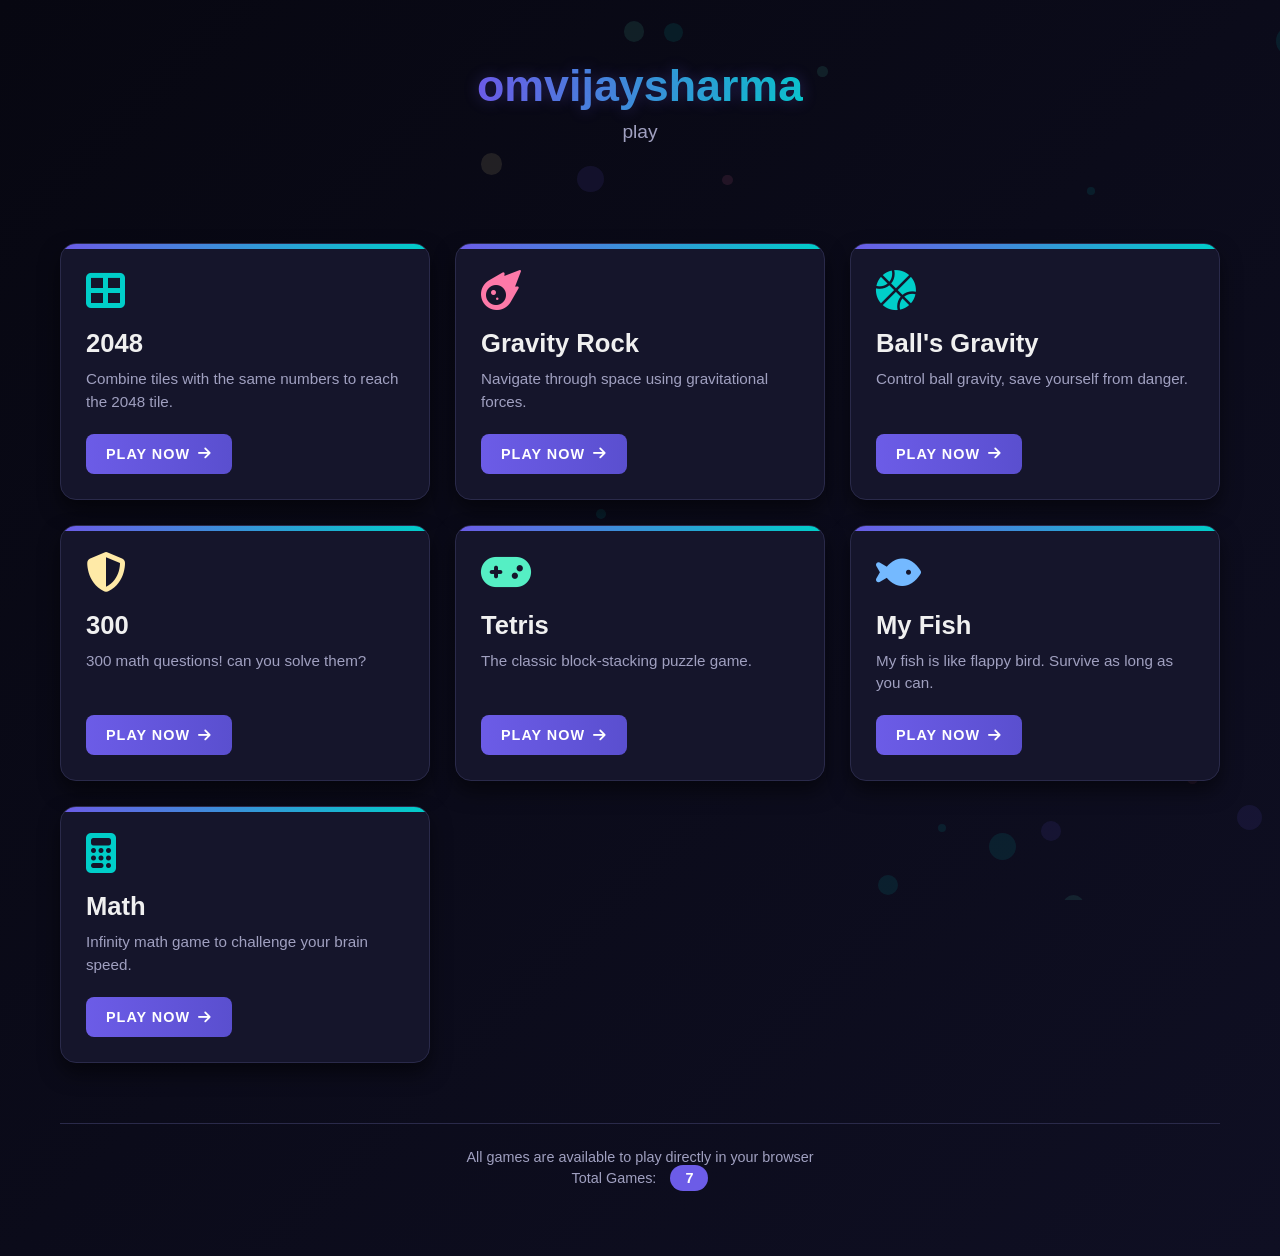
<file: index.html>
<!DOCTYPE html>
<html lang="en">
<head>
    <meta charset="UTF-8">
    <meta name="viewport" content="width=device-width, initial-scale=1.0">
    <title>omvijaysharma | play</title>
    <link rel="stylesheet" href="https://cdnjs.cloudflare.com/ajax/libs/font-awesome/6.4.0/css/all.min.css">
    <link rel="stylesheet" href="style.css">
</head>
<body>
    <div class="background-effects" id="particles"></div>
    
    <div class="container">
        <header>
            <h1 class="logo">omvijaysharma</h1>
            <p class="tagline">play</p>
        </header>
        
        <div class="games-grid">
            <button class="game-card" onclick="openGame('2048')">
                <div class="game-icon"><i class="fas fa-th-large"></i></div>
                <h3 class="game-title">2048</h3>
                <p class="game-description">Combine tiles with the same numbers to reach the 2048 tile.</p>
                <div class="play-btn">Play Now <i class="fas fa-arrow-right"></i></div>
            </button>
            
            <button class="game-card" onclick="openGame('gravity-rock')">
                <div class="game-icon"><i class="fas fa-meteor"></i></div>
                <h3 class="game-title">Gravity Rock</h3>
                <p class="game-description">Navigate through space using gravitational forces.</p>
                <div class="play-btn">Play Now <i class="fas fa-arrow-right"></i></div>
            </button>
            
            <button class="game-card" onclick="openGame('ball-s-gravity')">
                <div class="game-icon"><i class="fas fa-basketball-ball"></i></div>
                <h3 class="game-title">Ball's Gravity</h3>
                <p class="game-description">Control ball gravity, save yourself from danger.</p>
                <div class="play-btn">Play Now <i class="fas fa-arrow-right"></i></div>
            </button>
            
            <button class="game-card" onclick="openGame('300')">
                <div class="game-icon"><i class="fas fa-shield-alt"></i></div>
                <h3 class="game-title">300</h3>
                <p class="game-description">300 math questions! can you solve them?</p>
                <div class="play-btn">Play Now <i class="fas fa-arrow-right"></i></div>
            </button>
            
            <button class="game-card" onclick="openGame('tetris')">
                <div class="game-icon"><i class="fas fa-gamepad"></i></div>
                <h3 class="game-title">Tetris</h3>
                <p class="game-description">The classic block-stacking puzzle game.</p>
                <div class="play-btn">Play Now <i class="fas fa-arrow-right"></i></div>
            </button>
            
            <button class="game-card" onclick="openGame('my-fish')">
                <div class="game-icon"><i class="fas fa-fish"></i></div>
                <h3 class="game-title">My Fish</h3>
                <p class="game-description">My fish is like flappy bird. Survive as long as you can.</p>
                <div class="play-btn">Play Now <i class="fas fa-arrow-right"></i></div>
            </button>

            <button class="game-card" onclick="openGame('math')">
                <div class="game-icon"><i class="fas fa-calculator"></i></div>
                <h3 class="game-title">Math</h3>
                <p class="game-description">Infinity math game to challenge your brain speed.</p>
                <div class="play-btn">Play Now <i class="fas fa-arrow-right"></i></div>
            </button>
        </div>
        
        <footer>
            <p class="footer-text">All games are available to play directly in your browser</p>
            <p>Total Games: <span class="game-count">7</span></p>
        </footer>
    </div>
    <script src="app.js"></script>
</body>
</html>
</file>
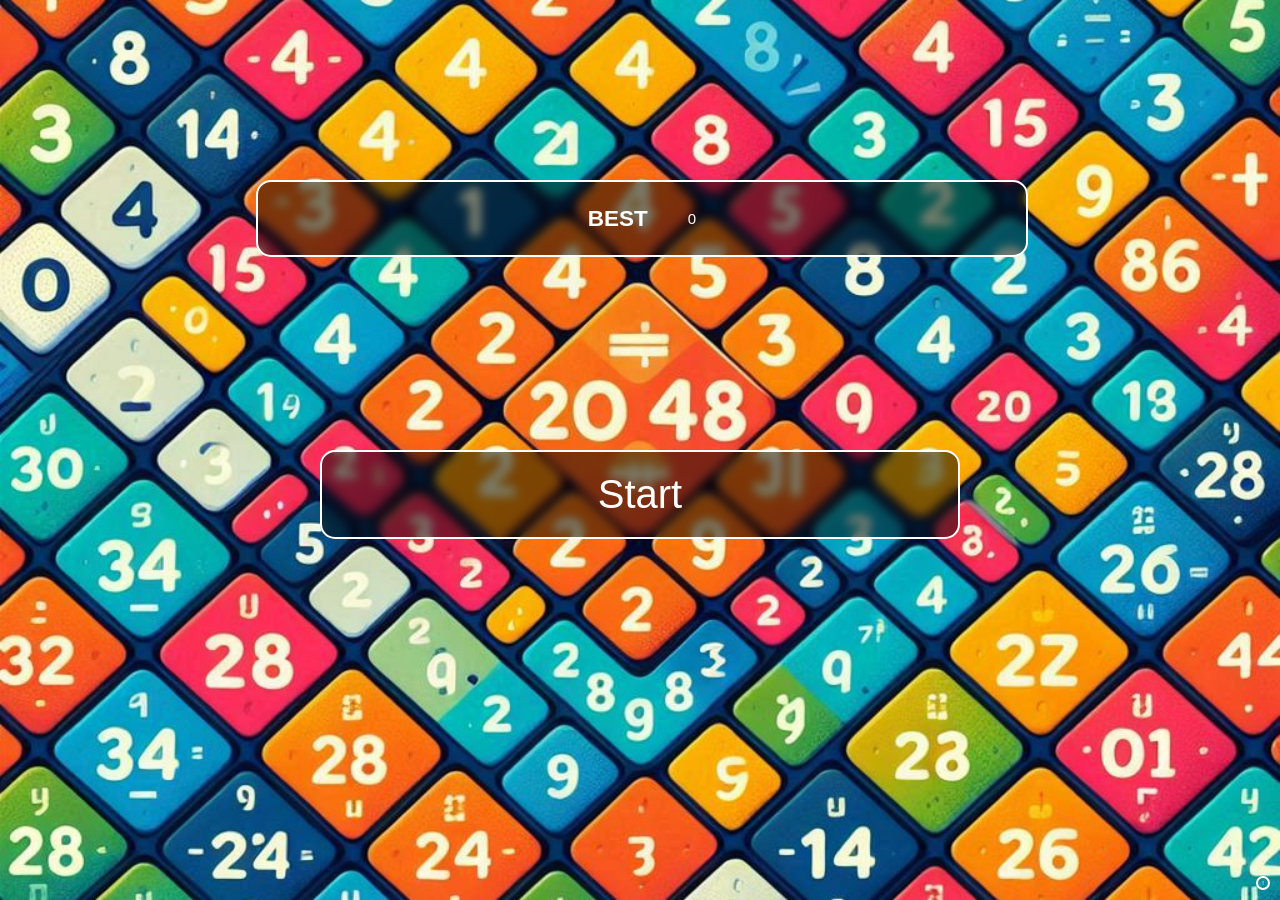
<file: games/2048/index.html>
<!DOCTYPE html>
<html lang="en">
<head>
    <meta charset="UTF-8">
    <meta name="viewport" content="width=device-width, initial-scale=1.0, user-scalable=no, initial-scale=1.0, maximum-scale=1.0, minimum-scale=1.0">
    <title> 2048 </title>
</html>
  <link rel="stylesheet" href="style.css">
  <link rel="icon" href="icon.png" type="image/png">
</head>
<body>
    
      <a class="restart-button"> New </a>
    <a href="index.html" class="home"> Home </a>
    <div class="mainDiv">
        <button onclick="start()" id="startBtn"> Start </button>
        
        <div class="best">
        <h2>BEST</h2><div class="best-container-main">0</div>
        </div>
        <a href="info.html" id="info">!</a><button onclick="reScore()" style="display: none;">rescore</button>
    </div>
    
    
  <div class="container">
    <div class="heading">
      <h1 class="title">2 . 2048</h1>
      <div class="scores-container">
        <div class="score-container">0</div>
        <div class="best-container">0</div>
      </div>
    </div>
    
    <div class="above-game">
        <strong id="twoTo"> 2 </strong>
    </div>
    
    <div class="game-container">
      <div class="game-message">
        <div class="lower">
          <a class="keep-playing-button">Keep going</a>
          <a class="retry-button" style="background: black; ">Try again</a>
        </div>
      </div>
      
      <div class="grid-container">
        <div class="grid-row">
          <div class="grid-cell"></div>
          <div class="grid-cell"></div>
          <div class="grid-cell"></div>
          <div class="grid-cell"></div>
        </div>
        <div class="grid-row">
          <div class="grid-cell"></div>
          <div class="grid-cell"></div>
          <div class="grid-cell"></div>
          <div class="grid-cell"></div>
        </div>
        <div class="grid-row">
          <div class="grid-cell"></div>
          <div class="grid-cell"></div>
          <div class="grid-cell"></div>
          <div class="grid-cell"></div>
        </div>
        <div class="grid-row">
          <div class="grid-cell"></div>
          <div class="grid-cell"></div>
          <div class="grid-cell"></div>
          <div class="grid-cell"></div>
        </div>
      </div>
      <!-- tile create -->
      <div class="tile-container">
        
      </div>
    </div>
    
    <audio id="scoreSound" src="score.mp3" preload="auto"></audio>
    
  <script src="app.js"></script>
  <script src="bind_polyfill.js"></script>
  <script src="classlist_polyfill.js"></script>
  <script src="animframe_polyfill.js"></script>
  <script src="keyboard_input_manager.js"></script>
  <script src="html_actuator.js"></script>
  <script src="grid.js"></script>
  <script src="tile.js"></script>
  <script src="local_storage_manager.js"></script>
  <script src="game_manager.js"></script>
  <script src="application.js"></script>
</body>
</html>
</file>
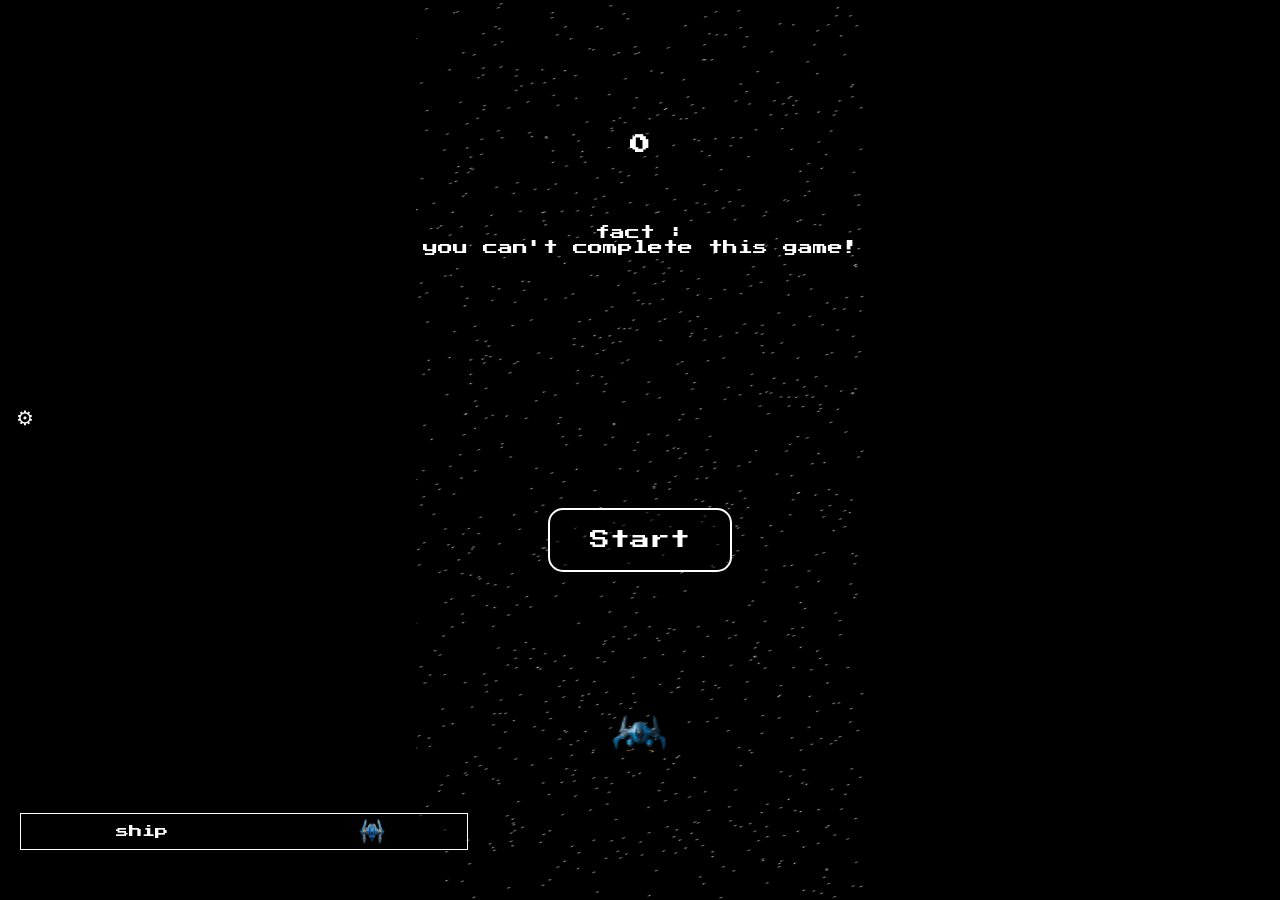
<file: games/gravity-rock/index.html>
<!DOCTYPE html>
<html lang="en">
<head>
    <meta charset="UTF-8">
    <meta name="viewport" content="width=device-width, initial-scale=1.0, user-scalable=no, initial-scale=1.0, maximum-scale=1.0, minimum-scale=1.0">
    <title>Rock Game</title>
    <link rel="icon" href="Icon.png" type="image/png">
    <link rel="stylesheet" href="rock.css">
<!-- Google tag (gtag.js) -->
<script async src="https://www.googletagmanager.com/gtag/js?id=G-MX7JXHSNW6"></script>
<script>
  window.dataLayer = window.dataLayer || [];
  function gtag(){dataLayer.push(arguments);}
  gtag('js', new Date());

  gtag('config', 'G-MX7JXHSNW6');
</script>
</head>
<body>
<!--=====================================================================main canvars==-->

    <canvas id="gameCanvas"></canvas>
    
<!--=========================================================================main face=-->

    <h1 id="levelNum">0</h1>
    
    <div class="challenge">
        <p>fact :</p>
        <p>you can't complete this game!</p>
    </div>
    
<!--=============================================================================start=-->

    <button id="startBtn" onclick="start()">Start</button>
    
<!--=============================================================================scoro=-->

    <div class="scoroDiv">
        <div>
            <h1 id="scoreDisplay">0</h1>
        </div>
        <div id="HighTitle">Highest
            <p id="gHigh"></p>
        </div>
    </div>
    
<!--===========================================================================setting=-->

    <button id="settingBtn" onclick="setting()"> &#9881; </button>
    <button id="settingXBtn" onclick="settingX()"> × </button>
    
    <div class="settingDiv">
        
<!-- reset scoro -->
        <button onclick="resetScoro()"> Reset score </button>
        <div class="resetScoroDiv">
            <p>do you really want to reset score?</p>
            <div>
                <button onclick="resetScoreYes()">Yes</button>
                <button onclick="resetScoroNo()">No</button>
            </div>
        </div>
        
<!-- info -->
        <button onclick="location.href='info.html'"> Info </button>
        
    </div>
    
<!--=======================================================================controller==-->

    <button id="leftBtn">
        <p> -> </p>
        <p> click for right </p>
    </button>
    <button id="rightBtn">
        <p> <- </p>
        <p> click for left </p>
    </button>
    
<!--=========================================================================game over=-->

    <button id="tryAgainBtn" onclick="resetGame()">Try Again</button>
    <button onclick="reload()" id="home">home</button>
    
<!--==============================================================================ship=-->

    <button id="shipBtn" onclick="showShipImageDiv(levelNum.textContent)"> ship <img src="ship/22-10.png" alt=""></button>
    
<!-- ships -->

    <div class="shipImageDivFull">
        <div class="shipImageDivFirst">
            <p> 0 </p>
            <button onclick="reload()">×</button>
        </div>
        <div class="shipImageDivSecond">
            <div class="shipImageDiv">
                <button onclick="imageOfShip('ship/15-1.png')">
                    <img src="ship/15-1.png" alt="">
                </button>
                <button onclick="imageOfShip('ship/13-2.png')">
                    <img src="ship/13-2.png" alt="">
                    <p> 200 </p>
                </button>
                <button onclick="imageOfShip('ship/15-3.png')">
                    <img src="ship/15-3.png" alt="">
                    <p> 300 </p>
                </button>
                <button onclick="imageOfShip('ship/15-4.png')">
                    <img src="ship/15-4.png" alt="">
                    <p> 400 </p>
                </button>
                <button onclick="imageOfShip('ship/10-5.png')">
                    <img src="ship/10-5.png" alt="">
                    <p> 500 </p>
                </button>
                <button onclick="imageOfShip('ship/15-6.png')">
                    <img src="ship/15-6.png" alt="">
                    <p> 600 </p>
                </button>
                <button onclick="imageOfShip('ship/16-7.png')">
                    <img src="ship/16-7.png" alt="">
                    <p> 700 </p>
                </button>
                <button onclick="imageOfShip('ship/16-8.png')">
                    <img src="ship/16-8.png" alt="">
                    <p> 800 </p>
                </button>
                <button onclick="imageOfShip('ship/16-9.png')">
                    <img src="ship/16-9.png" alt="">
                    <p> 900 </p>
                </button>
                <button onclick="imageOfShip('ship/22-10.png')">
                    <img src="ship/22-10.png" alt="">
                    <p> 1,000 </p>
                </button>
                <button onclick="imageOfShip('ship/16-11.png')">
                    <img src="ship/16-11.png" alt="">
                    <p> 1,200 </p>
                </button>
                <button onclick="imageOfShip('ship/16-12.png')">
                    <img src="ship/16-12.png" alt="">
                    <p> 1,400 </p>
                </button>
                <button onclick="imageOfShip('ship/16-13.png')">
                    <img src="ship/16-13.png" alt="">
                    <p> 1,600 </p>
                </button>
                <button onclick="imageOfShip('ship/16-14.png')">
                    <img src="ship/16-14.png" alt="">
                    <p> 1,800 </p>
                </button>
                <button onclick="imageOfShip('ship/01-15.png')">
                    <img src="ship/01-15.png" alt="">
                    <p> 2,000 </p>
                </button>
            </div>
        </div>
    </div>
    
<!--=============================================================================audio=-->

<!-- scoro -->

    <audio id="pointMusic">
        <source src="src/score_sound.mp3" type="audio/mpeg">
        Your browser does not support the audio element.
    </audio>
    
<!-- background -->

    <audio id="backMusic" loop>
        <source src="src/background_music.mp3" type="audio/mpeg">
        Your browser does not support the audio element.
    </audio>
    
    <script src="rock.js"></script>
</body>
</html>
</file>
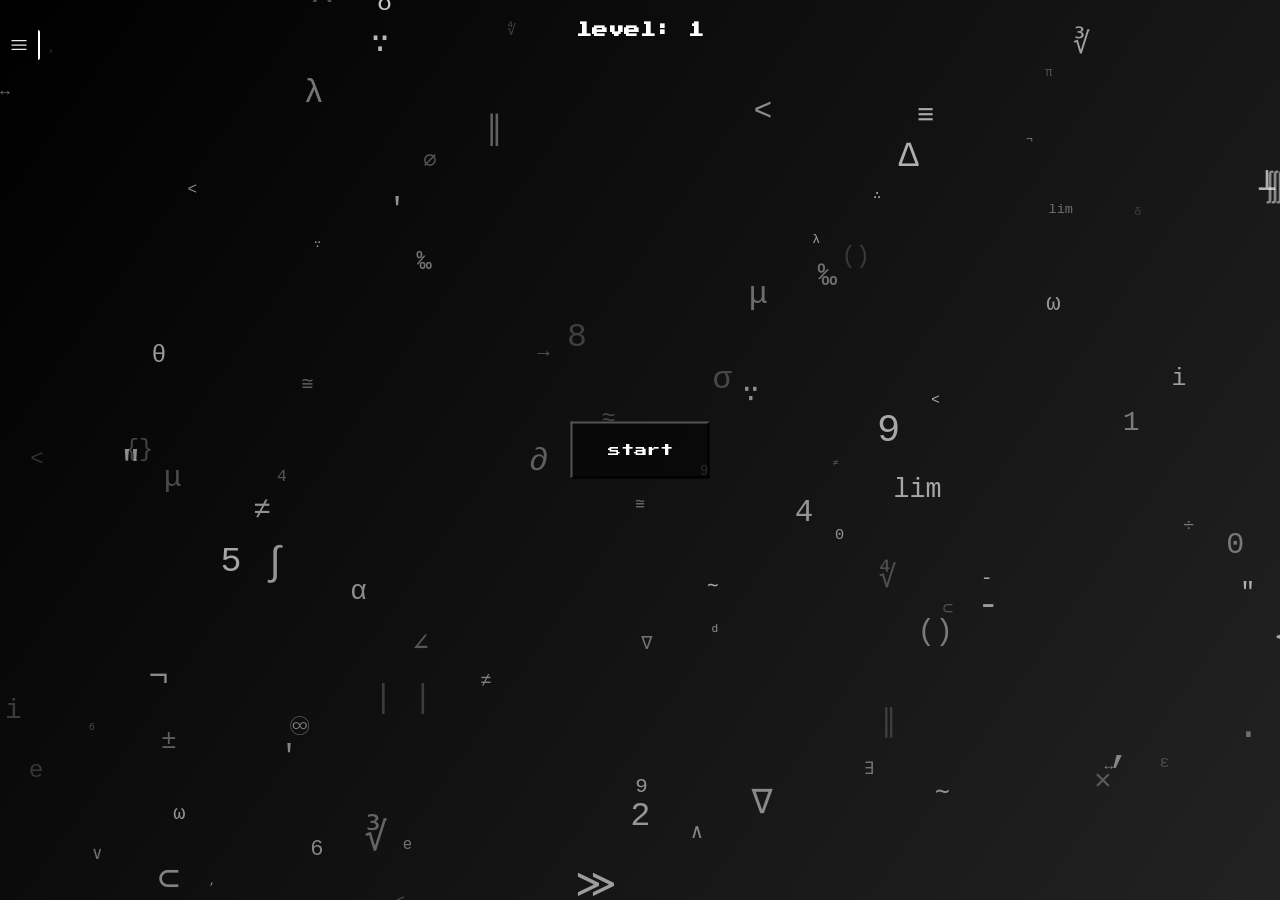
<file: games/math/index.html>
<!DOCTYPE html>
<html lang="en">
<head>
    <meta charset="UTF-8">
    <meta name="viewport" content="width=device-width, initial-scale=1.0">
    <title>Math Game</title>
    <link rel="stylesheet" href="style/default.css">
    <link rel="stylesheet" href="style/math.css">
</head>
<body>
<!------------------------------------------------------------------------ main canvas -->
<canvas id="backgroundCanvas" onclick="menu('none','block')">
</canvas>
    
<!------------------------------------------------------------------------------ level -->
<strong id="level">0</strong>


<!------------------------------------------------------------------------- first page -->
<div class="first-page">
    
    <!---------------------- start button -->
    <button id="start-btn" onclick="location.href='math.html'">start</button>

    <!----------------------- menu button -->
    <button id="menu-btn" onclick="menu('flex','none')">
        <img src="src/img/menu.svg" alt="">
    </button>

    <!-------------------------- menu div -->
    <div class="menu-div">
        
        <!------------- menu close button -->
        <button id="cross-menu-btn" onclick="menu('none','block')"><- close</button>
        
        <!--------------------- audio div -->
        <div class="audio-div">
            
            <!--------------------- music -->
            <p> music </p>
            <input id="music-range" type="range" min="0" max="100" value="100" oninput="volume('#music-range','MUSIC')">
            
            <!----------------- sound div -->
            <p> sound </p>
            <input id="sound-range" type="range" min="0" max="100" value="100" oninput="volume('#sound-range','SOUND')">
            
        </div>
        
        <!------------------ reset button -->
        <button onclick="FOStyle('.reset-div','display','flex')"> reset </button>
        
        <!--------------------- reset div -->
        <div class="reset-div">
            <p> did you really went to reset game include (level,rank).</p>
            <!----------------- reset yes -->
            <button onclick="resetgame()">yes</button>
            
            <!------------------ reset no -->
            <button onclick="FOStyle('.reset-div','display','none')">no</button>
            
        </div>
        <!------------- terms & condition -->
        <a href=""> terms & condition </a>
        
        <!---------------- privacy policy -->
        <a href=""> privacy policy </a>
        
        <!------------- developer details -->
        <div style="display: flex; padding: 20px 0; background: #00000087;">
            
            <!------------ Deleloper image-->
            <img src="src/img/profile-img.jpg" alt="">
            
            <!----------- developer title -->
            <p> developer & deginer </p>
            <h4>vijay sharma</h4>
        </div>
    </div>
</div>
<!----------------------------------------------------------------------- loading page -->    
<div class="loading-page">
    <p id="loading-text"></p>
</div>

<!--------------------------------------------------------------------------------------->
    <script src="js/default.js"></script>
    <script src="js/script.js"></script>
    <script src="js/canvars.js"></script>
</body>
</html>
</file>
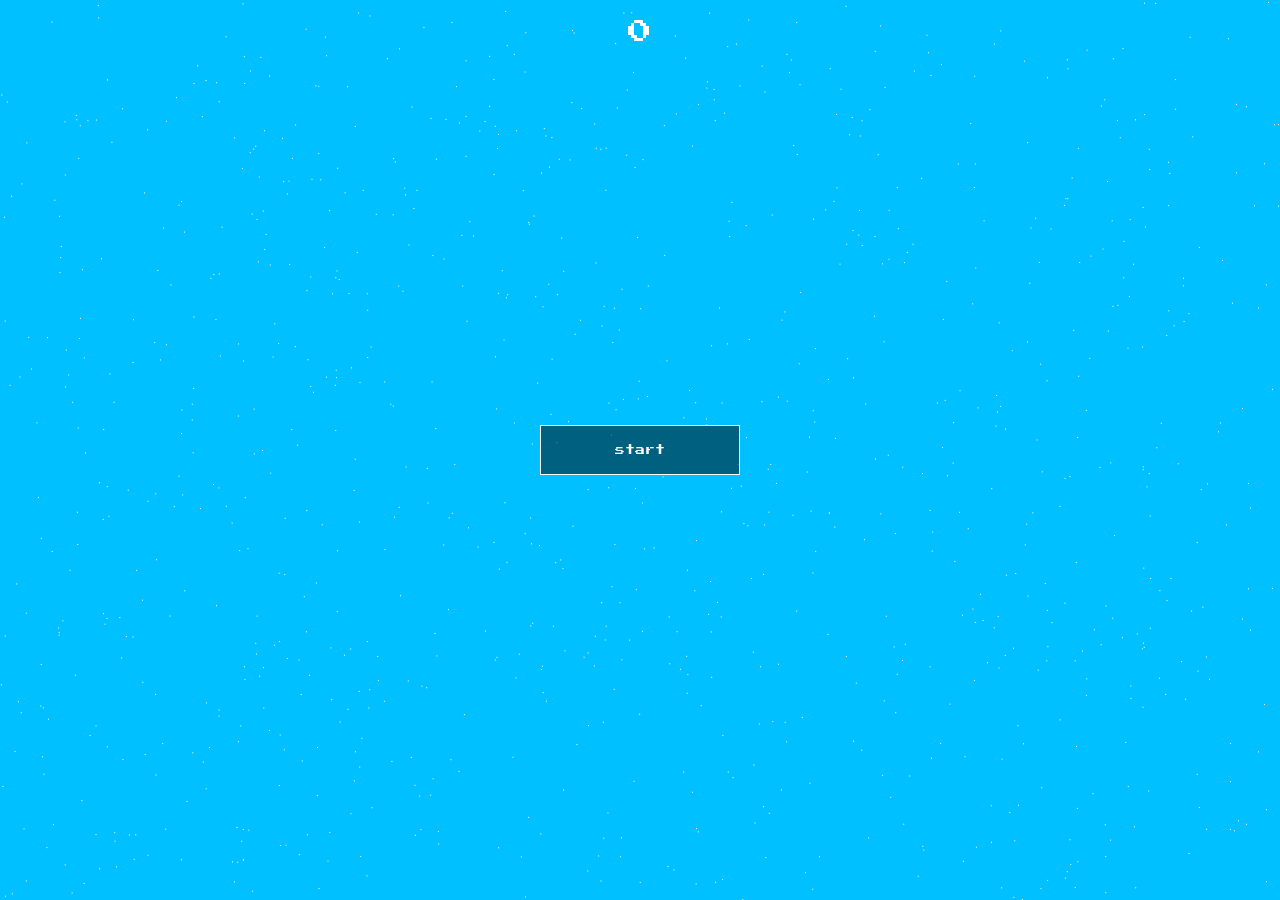
<file: games/my-fish/index.html>
<!DOCTYPE html>
<html lang="en">
<head>
    <meta charset="UTF-8">
    <meta name="viewport" content="width=device-width, initial-scale=1.0">
    <title>Flying Game</title>
    <link rel="stylesheet" href="style.css">
</head>
<body>
    <canvas id="starCanvas"></canvas> <!-- Canvas for stars -->
    <button id="startBtn" onclick="start()"> start </button>
    <canvas id="gameCanvas"></canvas>
    <button id="flyButton"></button>
    <div id="scoreDisplay">
        <span id="score">0</span>
    </div>
    <div id="gameOverDiv">
        <h2>Game Over</h2>
        <button id="restartButton" onclick="resetGame()">Restart Game</button>
        <button id="homeBtn" onclick="location.href='index.html'">home</button>
    </div>

    <script src="game.js"></script>
</body>
</html>
</file>
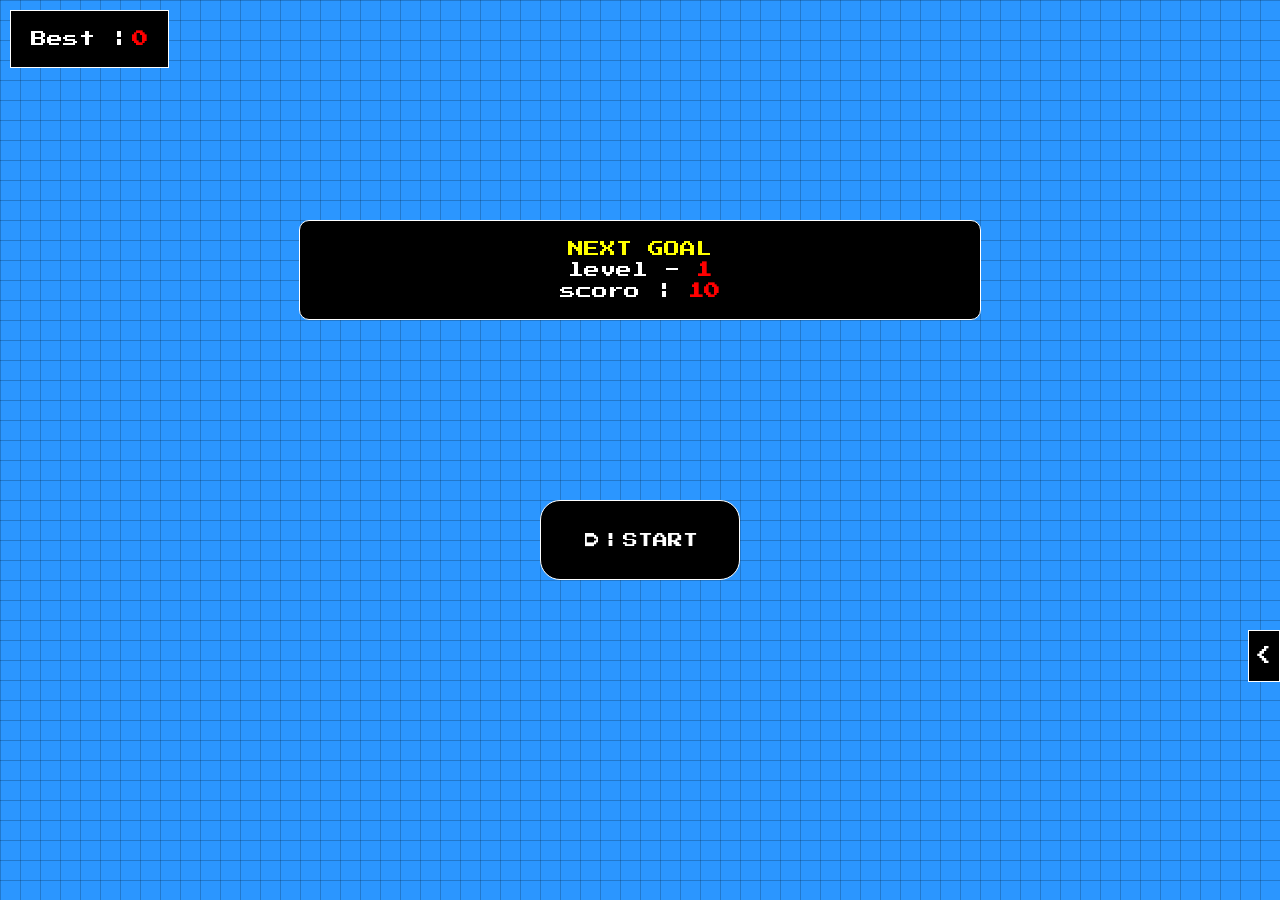
<file: games/tetris/index.html>
<!DOCTYPE html>
<html lang="en">
<head>
    <meta charset="UTF-8">
    <meta name="viewport" content="width=device-width, initial-scale=1.0, user-scalable=no, initial-scale=1.0, maximum-scale=1.0, minimum-scale=1.0">
    <title>Tetris Game</title>
    <link rel="stylesheet" href="styles.css">
</head>
<body>
    
<!--======================================================================== open game -->

    <div class="openGame">
        <div class="higherDiv">
            <p>Best ¦ </p>
            <strong id="higher">0</strong>
        </div>
        <button id="startBtn" onclick="startGame()">
            <p style="transform: rotate(90deg);"> Δ </p>
            <p> ¦ </p>
            <p> START </p>
        </button>
        <div class="settingDiv">
            <button id="openSettingDivBtn" onclick="openSetting()"> < </button>
            <button id="musicBtn"> m </button>
            <button id="vibrationBtn"> v </button>
            <button id="developerBtn" onclick="location.href='info.html'"> D </button>
            <button id="closeSettingDivBtn" onclick="closeSetting()"> × </button>
        </div>
        
        <div class="challengeDiv">
            <p style="color: yellow;"> NEXT GOAL </p>
            <div>
                <p>level - 
                    <strong id="challengeDivLevel">0</strong>
                </p>
            </div>
            <div>
                <p>scoro ¦ 
                    <strong id="challengeDivLevelScoro">0</strong>
                </p>
            </div>
        </div>
    </div>
    
<!--======================================================================= audio game -->

    <audio id="backgroundMusic">
        <source src="plusPoint.wav" type="audio/mpeg">
        Your browser does not support the audio tag.
    </audio>
        
            <!-- Audio File -->
    <audio id="Music" loop>
        <source src="backgroundMusic.mp3" type="audio/mpeg">
        Your browser does not support the audio element.
    </audio>

<!--=================================================================== game container -->

    <div class="game-container">
        <div class="firstDiv">
            
            <!-- pause button-->
            
            <button id="pauseBtn" onclick="pauseGame()">
                <img src="pause.png" alt="">
            </button>
            
            <!-- level div-->
            
            <div class="levelDiv">
                <strong id="level">0</strong>
            </div>
       
            <!-- Next Piece Display -->
            <div class="nextPieceDiv">
               <p>NEXT</p>
               <canvas id="next-piece" width="80" height="80"></canvas>
            </div>
        </div>
        
        <!-- main canvas-->
        
        <canvas id="tetris" width="260" height="460"></canvas>
        
        <!-- Control Buttons -->
        <div class="controls">
                    
            <!-- drop -->
            <!-- playerDrop() -->
            <button id="dropBtn" onclick="playerRotate(1)">
                <img src="rotate.png" alt="">
                <div id="downCross">
                    <p> < </p>
                    <p> < </p>
                </div>
            </button>
            
            <!-- left -->
            <button id="leftBtn" onclick="playerMove(-1)">
                <p> < </p>
            </button>
            
            <!-- right -->
            <button id="rightBtn" onclick="playerMove(1)">
                <p> > </p>
            </button>
        </div>
     
<!--======================================================================== pause div -->
            
        <div class="pauseBtnDiv">
            <h2 id="pauseBtnDivH2"> game pause </h2>
             <!-- home button -->
            <button id="homeBtn" onclick="location.href='index.html'"> Home </button>      
            <button id="continueBtn" onclick="pauseGame()"> 
                <p style="transform: rotate(90deg);"> Δ </p>
                <p>|</p>
                <p> continue </p>
            </button>
            
            <button id="restartBtn" onclick="restartGame()">Restart</button>
            
        </div> 
        
<!--============================================================================= joystick -->

        <button class="joystick-container" onclick="playerRotate(1)">
            
            <div class="joystick-handle">
            </div>
            
        </div>
        
    </button>
         
    
    <script src="script.js"></script>
</body>
</html>
</file>
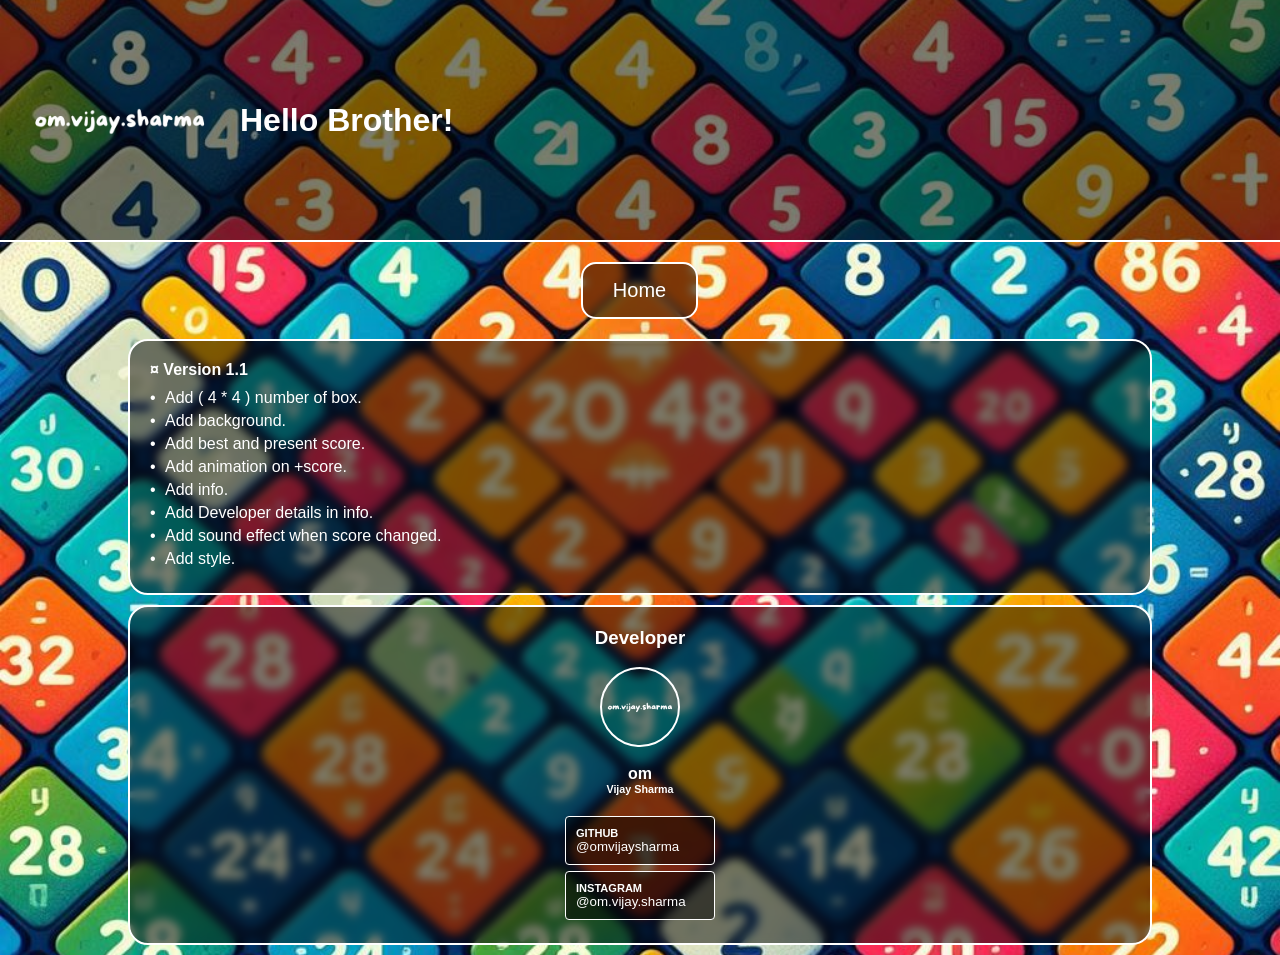
<file: games/2048/info.html>
<!DOCTYPE html>
<html lang="en">
<head>
    <meta charset="UTF-8">
    <meta name="viewport" content="width=device-width, initial-scale=1.0, user-scalable=no">
    <title>Page Title</title>
    <style>
        /* General Reset */
* {
    margin: 0;
    padding: 0;
    box-sizing: border-box;
    }

body, html {
    font-family: 'Quicksand', sans-serif;
    color: #fff;
    display: flex;
    justify-content: center;
    align-items: center;
    flex-direction: column;
    background: url('background.png') no-repeat center center fixed;
    background-size: cover;
    width: 100%;
    backdrop-filter: blur(5px); /* Apply blur effect to the entire background */
<!-- text copy,select na ho website par -->
  user-select: none; /* For modern browsers */
  -webkit-user-select: none; /* For Safari */
  -moz-user-select: none; /* For Firefox */
  -ms-user-select: none; /* For Internet Explorer/Edge */
}

/* Image and Heading */
.image-heading {
    display: flex;
    flex-direction: row;
    align-items: center;
    margin-bottom: 20px;
    background: rgba(0, 0, 0, 0.5); /* Semi-transparent black background */
    padding: 20px;
    border-bottom: 2px solid white;
    width: 100%;
}

.image-heading img {
    width: 200px;
    margin-right: 20px;
}

/* Button Styling */
.btn-home {
    font-size: 20px;
    color: #fff;
    text-decoration: none;
    background: rgba(0, 0, 0, 0.5); /* Semi-transparent black background */
    border: 2px solid #fff;
    border-radius: 15px;
    padding: 15px 30px;
    margin-bottom: 20px;
    backdrop-filter: blur(5px); /* Apply blur effect */
}

/* Version Information */
.version-info {
    border: 2px solid #fff;
    border-radius: 20px;
    padding: 20px;
    width: 80%;
    background: rgba(0, 0, 0, 0.5); /* Semi-transparent black background */
    backdrop-filter: blur(5px); /* Apply blur effect */
}

.version-info h4 {
    margin-bottom: 10px;
}

.version-info ul {
    list-style: none;
}

.version-info li {
    margin-bottom: 5px;
    font-size: 16px;
}

.version-info li::before {
    content: "• "; /* Inserts a * before each list item */
    color: white; /* You can change the color if needed */
    margin-right: 5px; /* Adds some spacing between the * and the text */
}

/* Credit Section */
.credit {
    border: 2px solid #fff;
    border-radius: 20px;
    padding: 20px;
    width: 80%;
    margin: 10px;
    justify-content: center;
    align-content: center;
    align-items: center;
    display: flex;
    flex-direction: column;
    background: rgba(0, 0, 0, 0.5); /* Semi-transparent black background */
    backdrop-filter: blur(5px); /* Apply blur effect */
}

.credit img {
    height: 80px;
    width: 80px;
    border-radius: 50%;
    border: 2px solid #fff;
}

.credit button {
    text-decoration: none;
    text-align: left; 
    color: white;
    padding: 10px;
    background: rgba(0, 0, 0, 0.5); /* Semi-transparent black background */
    border-radius: 4px;
    border: 1px solid #fff;
    margin: 3px;
    width: 150px; 
}

    </style>
</head>
<body>

    <div class="image-heading">
        <img src="om.png" alt="">
        <h1>Hello Brother!</h1>
    </div>

<a onclick="home()" class="btn-home">Home</a>

    <div class="version-info">
        <h4>¤ Version 1.1</h4>
        <ul>
 <li> Add ( 4 * 4 ) number of box. </li>
 <li> Add background. </li>
 <li> Add best and present score. </li>
 <li> Add animation on +score. </li>
 <li> Add info. </li>
 <li> Add Developer details in info. </li>
 <li> Add sound effect when score changed. </li>
 <li> Add style. </li>
        </ul>
    </div>
    
    <div class="credit">
        <h3> Developer </h3>
        </br>
        <img src="om.png" alt="profile image on github">
        </br>
        <h4>om</h4>
        <h6> Vijay Sharma </h6>
        </br>
        
        <!-- github -->
        <button onclick="github()"> 
            <h5>GITHUB</h5> <p>@omvijaysharma</p>
            </button>
            
        <!-- instagram -->
        <button onclick="instagram()"> 
            <h5>INSTAGRAM</h5> <p>@om.vijay.sharma</p>
            </button>
            
    </div>
    
<script>
    function home() {
        if (document.referrer) {
            // If there is a referrer (previous page), go back to it
            window.history.back();
        } else {
            // If there's no previous page, redirect to index.html
            window.location.href = 'index.html';
        }
    }

    function instagram() {
        copyToClipboard('https://www.instagram.com/om.vijay.sharma?igsh=YzljYTk1ODg3Zg==');
    }

    function github() {
        copyToClipboard('https://github.com/omvijaysharma');
    }

    function copyToClipboard(text) {
        navigator.clipboard.writeText(text).then(function() {
            showNotification('Copied to clipboard!');
        }).catch(function(err) {
            // Handle error silently or show a notification
            showNotification('Failed to copy. Please try again.');
        });
    }

    function showNotification(message) {
        // Create a notification element
        const notification = document.createElement('div');
        notification.textContent = message;
        notification.style.position = 'fixed';
        notification.style.bottom = '10px';
        notification.style.left = '50%';
        notification.style.transform = 'translateX(-50%)';
        notification.style.backgroundColor = 'rgba(0, 0, 0, 0.7)'; // Semi-transparent black
        notification.style.color = '#fff';
        notification.style.padding = '10px';
        notification.style.borderRadius = '5px';
        notification.style.backdropFilter = 'blur(5px)'; // Apply blur effect
        notification.style.zIndex = '1000';
        document.body.appendChild(notification);

        // Remove the notification after 3 seconds
        setTimeout(() => {
            notification.remove();
        }, 1000);
    }
</script>
</body>
</html>
</file>
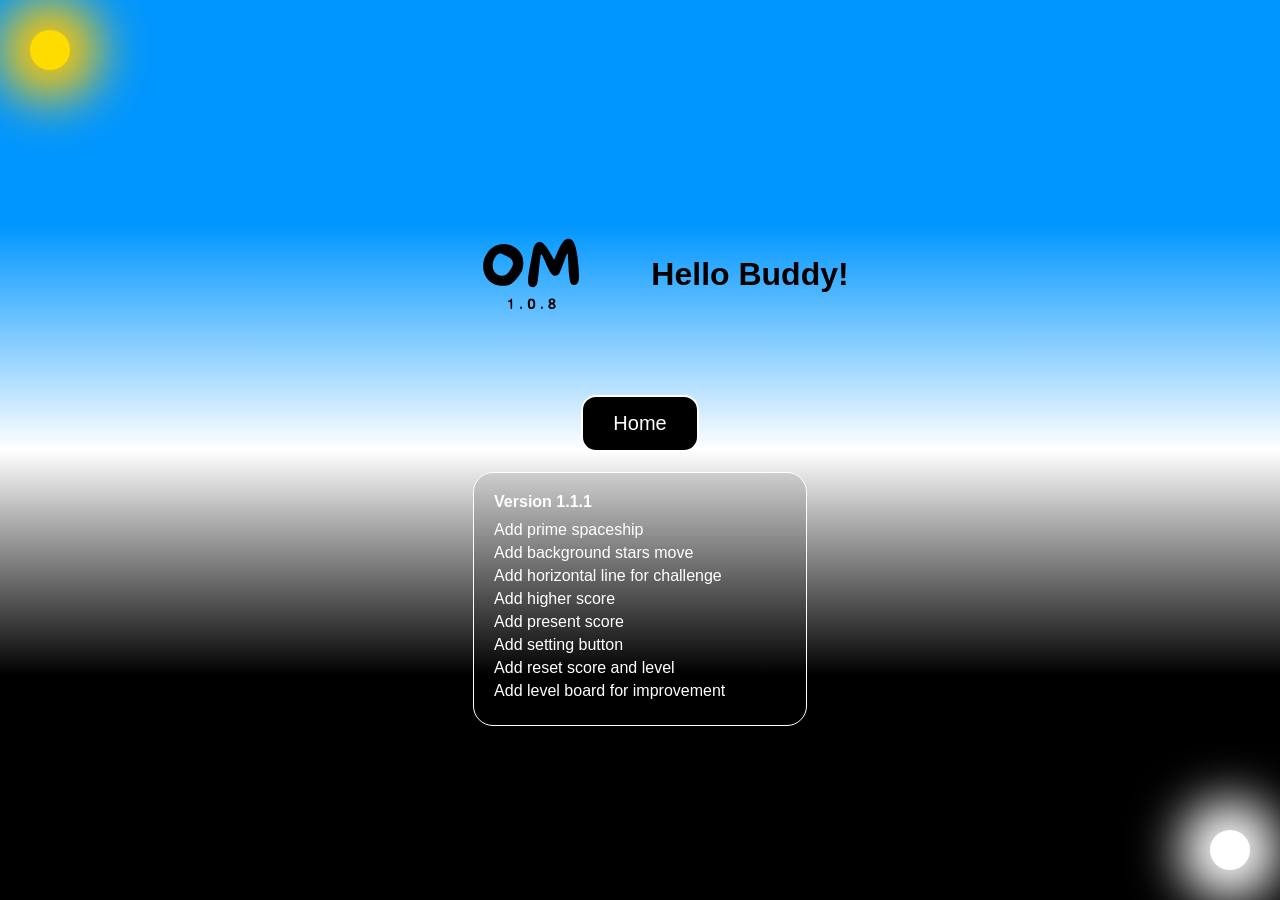
<file: games/ball-s-gravity/info.html>
<!DOCTYPE html>
<html lang="en">
<head>
    <meta charset="UTF-8">
    <meta name="viewport" content="width=device-width, initial-scale=1.0, user-scalable=no">
    <title>Page Title</title>
    <link rel="stylesheet" href="info.css">
</head>
<body>
  
    <div class="sun"></div>
    <div class="moon"></div>

    <div class="image-heading">
        <img src="sources/logo.svg" alt="Logo">
        <h1>Hello Buddy!</h1>
    </div>

    <a href="ball.html" class="btn-home">Home</a>

    <div class="version-info">
        <h4>Version 1.1.1</h4>
        <ul>
            <li>Add prime spaceship</li>
            <li>Add background stars move</li>
            <li>Add horizontal line for challenge</li>
            <li>Add higher score</li>
            <li>Add present score</li>
            <li>Add setting button</li>
            <li>Add reset score and level</li>
            <li>Add level board for improvement</li>
        </ul>
    </div>
</body>
</html>
</file>
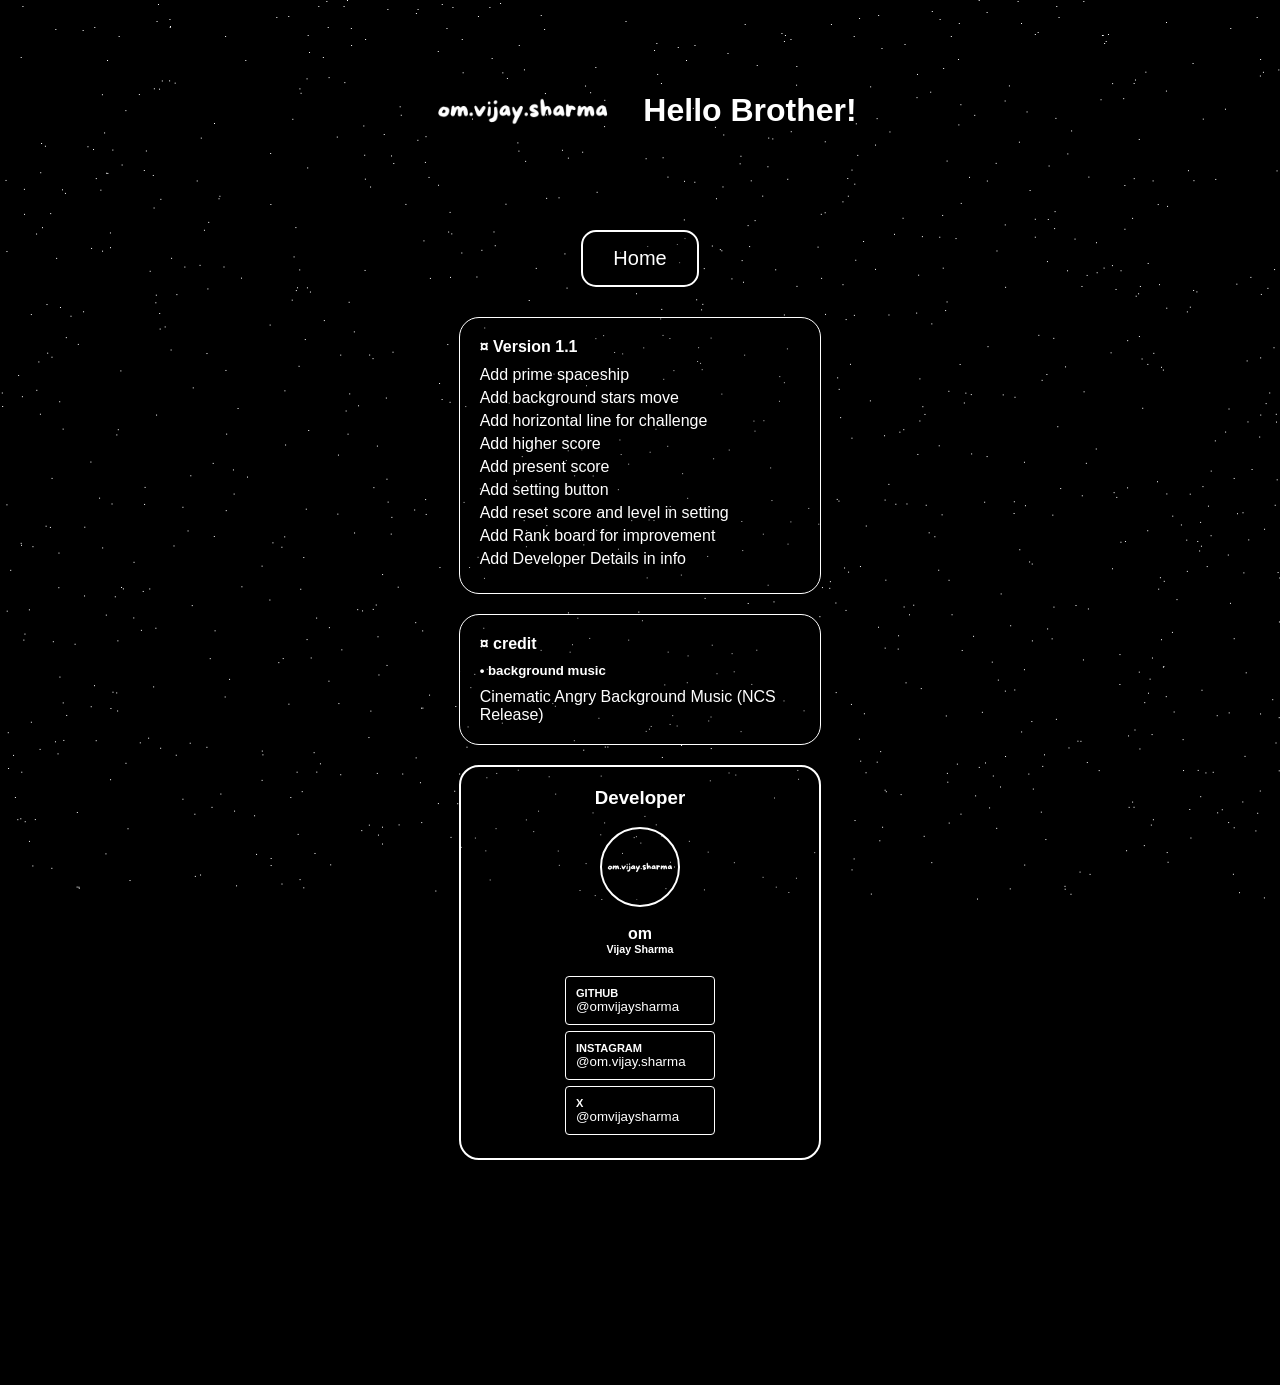
<file: games/gravity-rock/info.html>
<!DOCTYPE html>
<html lang="en">
<head>
    <meta charset="UTF-8">
    <meta name="viewport" content="width=device-width, initial-scale=1.0, user-scalable=no, initial-scale=1.0, maximum-scale=1.0, minimum-scale=1.0">
    <title>info</title>
<!-- Google tag (gtag.js) -->
<script async src="https://www.googletagmanager.com/gtag/js?id=G-MX7JXHSNW6"></script>
<script>
  window.dataLayer = window.dataLayer || [];
  function gtag(){dataLayer.push(arguments);}
  gtag('js', new Date());

  gtag('config', 'G-MX7JXHSNW6');
</script>
    <style>
        /* General Reset */
* {
    margin: 0;
    padding: 0;
    box-sizing: border-box;
    z-index: 2;
    color: #fff;
    /* text copy,select na ho website par */
    /* For modern browsers */
    user-select: none; 
    /* For Safari */
    -webkit-user-select: none; 
    /* For Firefox */
    -moz-user-select: none;
    /* For Internet Explorer/Edge */
    -ms-user-select: none; 
}

body, html {
    background-color: #000;
    font-family: 'Quicksand', sans-serif;
    color: #fff;
    display: flex;
    justify-content: center;
    align-items: center;
    flex-direction: column;
}
#starCanvas {
    position: fixed; 
    z-index: 1;
    top: 0;
    left: 0;
    height: 100vh;
    width: 100vw; 
}
div {
    margin: 10px; 
    border-radius: 20px;
}
/* Image and Heading */
.image-heading {
    display: flex;
    align-items: center;
    margin-bottom: 20px;
}

.image-heading img {
    width: 200px;
    margin-right: 20px;
}
/* Button Styling */
.btn-home {
    font-size: 20px;
    text-decoration: none;
    background: rgba(0, 0, 0, 0.5);
    border: 2px solid #fff;
    border-radius: 15px;
    padding: 15px 30px;
    margin-bottom: 20px;
}

/* Version Information */
.version-info,.copyright {
    border: 1px solid #fff;
    background: rgba(0, 0, 0, 0.25);
    padding: 20px;
    width: 80%;
}

.version-info h4,.copyright h4 {
    margin-bottom: 10px;
}

.copyright h5 {
    margin: 10px 0;
}
.version-info ul {
    list-style: none;
}

.version-info li {
    margin-bottom: 5px;
    font-size: 16px;
}

/* developer Section */
.developer {
    border: 2px solid #fff;
    padding: 20px;
    width: 80%;
    justify-content: center;
    align-content: center;
    align-items: center;
    display: flex;
    flex-direction: column;
    background: rgba(0, 0, 0, 0.25);
    margin-bottom: 25vh; 
}

.developer img {
    height: 80px;
    width: 80px;
    border-radius: 50%;
    border: 2px solid #fff;
}

.developer button {
    text-decoration: none;
    text-align: left; 
    color: white;
    padding: 10px;
    background: rgba(0, 0, 0, 0.5);
    border-radius: 4px;
    border: 1px solid #fff;
    margin: 3px;
    width: 150px; 
    cursor: pointer;
}

    </style>
</head>
<body>
    
    <canvas id="starCanvas"></canvas>

    <div class="image-heading">
        <img src="src/om.png" alt="">
        <h1>Hello Brother!</h1>
    </div>

    <a href="index.html" class="btn-home">Home</a>

    <div class="version-info">
        <h4>¤ Version 1.1</h4>
        <ul>
            <li>Add prime spaceship</li>
            <li>Add background stars move</li>
            <li>Add horizontal line for challenge</li>
            <li>Add higher score</li>
            <li>Add present score</li>
            <li>Add setting button</li>
            <li>Add reset score and level in setting</li>
            <li>Add Rank board for improvement</li>
            <li>Add Developer Details in info</li>
        </ul>
    </div>
    
        <div class="copyright">
            
            <h4>¤ credit</h4>
            <h5> • background music </h5>
            <p> Cinematic Angry Background Music (NCS Release)
            </p>
        </div>
        
    <div class="developer">
        <h3> Developer </h3>
        </br>
        <img src="src/om.png" alt="profile image on github">
        </br>
        <h4>om</h4>
        <h6> Vijay Sharma </h6>
        </br>
            
        <!-- github -->
        <button onclick="window.open('https://github.com/omvijaysharma', '_blank')"> 
            <h5>GITHUB</h5> 
                <p>@omvijaysharma</p>
            </button>
            
        <!-- instagram -->
        <button onclick="window.open('https://instagram.com/om.vijay.sharma', '_blank')"> 
            <h5>INSTAGRAM</h5> 
                <p>@om.vijay.sharma</p>
            </button>
            
        <!-- x -->
        <button onclick="window.open('https://x.com/omvijaysharma', '_blank')"> 
            <h5>X</h5> 
                <p>@omvijaysharma</p>
            </button>
            
    </div>
    
<script>
    const canvas = document.getElementById('starCanvas');
        const ctx = canvas.getContext('2d');
        const numStars = 1080;
        const stars = [];

        // Set the canvas size to fill the window
        canvas.width = window.innerWidth;
        canvas.height = window.innerHeight;

        // Create stars with random x positions and y positions
        for (let i = 0; i < numStars; i++) {
            stars.push({
                x: Math.random() * canvas.width,
                y: Math.random() * canvas.height,
            });
        }

        function draw() {
            ctx.clearRect(0, 0, canvas.width, canvas.height); // Clear the canvas

            // Draw stars
            ctx.fillStyle = 'white'; // Set star color to white
            stars.forEach(star => {
                ctx.fillRect(star.x, star.y, 1, 1); // Draw star as a 1x1 pixel
            });

            // Move stars downwards
            stars.forEach(star => {
                star.y += 1; // Move star down by 1 pixel
                // Reset star position to the top if it moves out of view
                if (star.y > canvas.height) {
                    star.y = 0; // Reset y position
                    star.x = Math.random() * canvas.width; // Randomize x position
                }
            });

            requestAnimationFrame(draw); // Request the next frame
        }

        draw(); // Start drawing

</script></body>
</html>
</file>
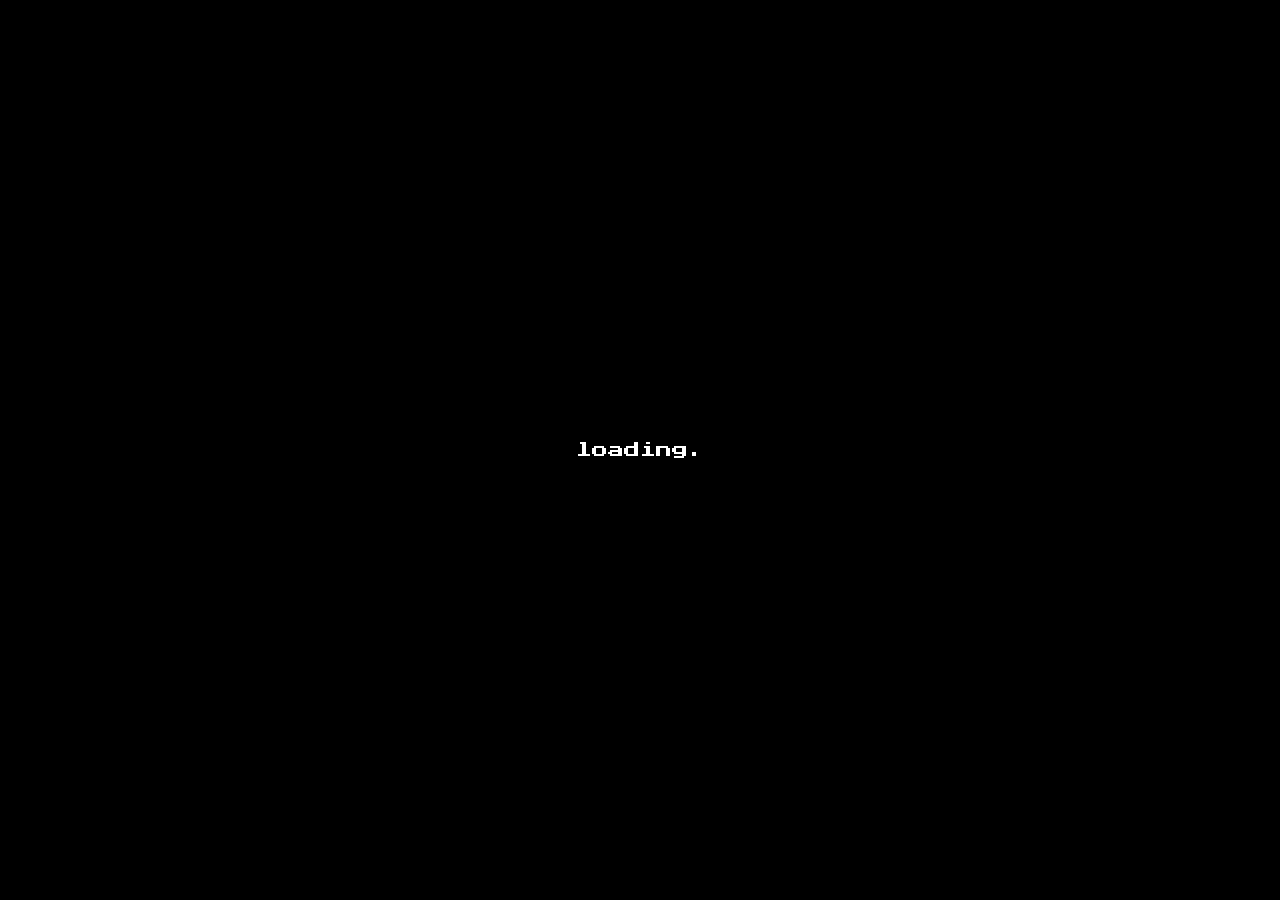
<file: games/math/math.html>
<!DOCTYPE html>
<html lang="en">
<head>
    <meta charset="UTF-8">
    <meta name="viewport" content="width=device-width, initial-scale=1.0">
    <title> question ka answer </title>
    <link rel="stylesheet" href="style/default.css">
</head>
<body>
<!------------------------------------------------------------------------ main canvas -->
<canvas id="backgroundCanvas">
</canvas>

<!----------------------------------------------------------------------- loading page -->    
<div class="loading-page" style="display: flex;">
    <p id="loading-text"></p>
</div>
    
<!------------------------------------------------------------------------------ level -->
<strong id="level">0</strong>

<!---------------------------------------------------------------------------- top div -->
    <div class="top-div">
        
        <!------------------- home button -->
        <button id="home-btn" onclick="location.href='index.html'"><img src="src/img/home.svg" alt=""></button>
        
        <!---------------------- question -->
        <p id="questionDisplay"> 0 + 0 </p>
    
    </div>

<!------------------------------------------------------------------------- bottom div -->    
    <div class="bottom-div">
        <button onclick="useroption(1)">0</button>
        <button onclick="useroption(2)">0</button>
        <button onclick="useroption(3)">0</button>
        <button onclick="useroption(4)">0</button>
    </div>
    
        <!--------------- chnage question -->
        <button id="chnage-question" onclick="game('changing')"><img src="src/img/circle.svg" alt=""></img></button>

<!---------------------------------------------------------------------------- comment -->    
    <p id="comment"> </p>
</div>

<!--------------------------------------------------------------------------------------->

<!-- display always none div -->
    <p id="answerP" style="margin: 10px;">0</p>
<div style="display:none;">
    <audio id="tap-sound" src="src/sound/tap.wav"></audio>
    <audio id="point-sound" src="src/sound/point.wav"></audio>
    <audio id="wrong-sound" src="src/sound/wrong.wav"></audio>
</div>
    
<script src="js/default.js"></script>
<script src="js/canvars.js"></script>
<script src="js/math.js"></script>
</body>
</html>
</file>
<file: style.css>
* {
            margin: 0;
            padding: 0;
            box-sizing: border-box;
            font-family: 'Segoe UI', Tahoma, Geneva, Verdana, sans-serif;
        }

        :root {
            --primary: #6c5ce7;
            --primary-dark: #5a4fcf;
            --secondary: #00cec9;
            --dark-bg: #0f0f23;
            --darker-bg: #070711;
            --card-bg: #15152b;
            --text: #f0f0f0;
            --text-muted: #a0a0c0;
            --accent: #ff7675;
            --accent2: #fd79a8;
            --border: #2a2a4a;
            --shadow: rgba(0, 0, 0, 0.5);
            --glow: rgba(108, 92, 231, 0.3);
        }

        body {
            background: linear-gradient(135deg, var(--darker-bg) 0%, var(--dark-bg) 100%);
            color: var(--text);
            min-height: 100vh;
            padding: 20px;
            position: relative;
            overflow-x: hidden;
        }

        .background-effects {
            position: fixed;
            top: 0;
            left: 0;
            width: 100%;
            height: 100%;
            z-index: -1;
            overflow: hidden;
        }

        .particle {
            position: absolute;
            background: var(--primary);
            border-radius: 50%;
            opacity: 0.1;
            animation: float 15s infinite linear;
        }

        @keyframes float {
            0% { transform: translateY(0) rotate(0deg); }
            100% { transform: translateY(-1000px) rotate(720deg); }
        }

        .container {
            max-width: 1200px;
            margin: 0 auto;
            padding: 20px;
        }

        header {
            text-align: center;
            margin-bottom: 50px;
            padding: 20px;
            position: relative;
        }

        .logo {
            font-size: 2.8rem;
            font-weight: 800;
            background: linear-gradient(90deg, var(--primary), var(--secondary));
            -webkit-background-clip: text;
            background-clip: text;
            color: transparent;
            display: inline-block;
            margin-bottom: 10px;
            text-shadow: 0 0 15px var(--glow);
        }

        .tagline {
            color: var(--text-muted);
            font-size: 1.2rem;
            margin-bottom: 30px;
            max-width: 600px;
            margin-left: auto;
            margin-right: auto;
        }

        .games-grid {
            display: grid;
            grid-template-columns: repeat(auto-fill, minmax(300px, 1fr));
            gap: 25px;
            margin-top: 30px;
        }

        /* Updated for Button Compatibility */
        .game-card {
            background: var(--card-bg);
            border-radius: 16px;
            padding: 25px;
            text-decoration: none;
            color: var(--text);
            display: flex;
            flex-direction: column;
            transition: all 0.3s ease;
            border: 1px solid var(--border);
            box-shadow: 0 10px 20px var(--shadow);
            position: relative;
            overflow: hidden;
            z-index: 1;
            cursor: pointer; /* Added */
            width: 100%;     /* Added */
            text-align: left; /* Added */
        }

        .game-card::before {
            content: '';
            position: absolute;
            top: 0;
            left: 0;
            width: 100%;
            height: 5px;
            background: linear-gradient(90deg, var(--primary), var(--secondary));
            z-index: 2;
        }

        .game-card:hover {
            transform: translateY(-10px);
            box-shadow: 0 15px 30px var(--shadow), 0 0 30px var(--glow);
            border-color: var(--primary);
        }

        .game-icon {
            font-size: 2.5rem;
            margin-bottom: 15px;
            color: var(--secondary);
            text-align: center;
        }

        .game-title {
            font-size: 1.6rem;
            font-weight: 700;
            margin-bottom: 10px;
            color: var(--text);
        }

        .game-description {
            color: var(--text-muted);
            font-size: 0.95rem;
            line-height: 1.5;
            margin-bottom: 20px;
            flex-grow: 1;
        }

        .play-btn {
            display: inline-flex;
            align-items: center;
            justify-content: center;
            background: linear-gradient(90deg, var(--primary), var(--primary-dark));
            color: white;
            padding: 12px 20px;
            border-radius: 8px;
            font-weight: 600;
            text-transform: uppercase;
            letter-spacing: 1px;
            font-size: 0.9rem;
            transition: all 0.3s ease;
            margin-top: auto;
        }

        .play-btn i {
            margin-left: 8px;
            transition: transform 0.3s ease;
        }

        .game-card:hover .play-btn {
            background: linear-gradient(90deg, var(--secondary), var(--primary));
        }

        .game-card:hover .play-btn i {
            transform: translateX(5px);
        }

        /* Icon Colors */
        .game-card:nth-child(2) .game-icon { color: #fd79a8; }
        .game-card:nth-child(3) .game-icon { color: #00cec9; }
        .game-card:nth-child(4) .game-icon { color: #ffeaa7; }
        .game-card:nth-child(5) .game-icon { color: #55efc4; }
        .game-card:nth-child(6) .game-icon { color: #74b9ff; }

        footer {
            text-align: center;
            margin-top: 60px;
            padding: 25px;
            color: var(--text-muted);
            font-size: 0.9rem;
            border-top: 1px solid var(--border);
        }

        .game-count {
            display: inline-block;
            background: var(--primary);
            color: white;
            padding: 5px 15px;
            border-radius: 20px;
            font-weight: 600;
            margin-left: 10px;
        }

        /* Responsive */
        @media (max-width: 768px) {
            .games-grid { grid-template-columns: repeat(auto-fill, minmax(250px, 1fr)); }
            .logo { font-size: 2.2rem; }
        }

        @keyframes fadeInUp {
            from { opacity: 0; transform: translateY(30px); }
            to { opacity: 1; transform: translateY(0); }
        }

        .game-card {
            animation: fadeInUp 0.5s ease forwards;
            opacity: 0;
        }

        .game-card:nth-child(1) { animation-delay: 0.1s; }
        .game-card:nth-child(2) { animation-delay: 0.2s; }
        .game-card:nth-child(3) { animation-delay: 0.3s; }
        .game-card:nth-child(4) { animation-delay: 0.4s; }
        .game-card:nth-child(5) { animation-delay: 0.5s; }
        .game-card:nth-child(6) { animation-delay: 0.6s; }
</file>
<file: games/2048/style.css>
html, body {
  margin: 0;
  padding: 0;
  background: url('background.png') no-repeat center center fixed;
  background-size: cover;
  width: 100%;
  height: 100%;
  color: #fff;
  font-family: "Helvetica Neue", Arial, sans-serif;
  font-size: 15px;
  align-content: center;
 
/* text copy,select na ho website par */

  user-select: none; /* For modern browsers */
  -webkit-user-select: none; /* For Safari */
  -moz-user-select: none; /* For Firefox */
  -ms-user-select: none; /* For Internet Explorer/Edge */

              }
  
/* ================================== */
.mainDiv {
    display: flex;
}
.best {
  display: flex;
  flex-direction: row;
  gap: 40px;
  padding: 5px 0;
  background: rgba(0, 0, 0, 0.5); /* Semi-transparent black background */
  border-radius: 15px;
  width: 60%;
  position: fixed;
  left: 20%;
  top: 20%;
  justify-content: center;
  align-items: center;
  border: 2px solid white;
  backdrop-filter: blur(5px); /* Apply blur effect */
}
#startBtn {
    width: 50%;
    padding: 20px 0;
    position: fixed;
    left: 25%;
    top: 50%;
    font-size: 40px;
    background: rgba(0, 0, 0, 0.5); /* Semi-transparent black background */
    color: #fff;
    border: 2px solid white;
    border-radius: 15px;
    backdrop-filter: blur(5px); /* Apply blur effect */
    text-align: center; /* Center text inside the button */
    box-sizing: border-box; /* Include padding and border in element’s total width and height */
}
.best-container-main {
    display: flex;
}

#info {
    position: fixed;
    bottom: 10px;
    right: 10px;
    background: transparent;
    border: none;
    border: 2px solid white;
    height: 10px;
    width: 10px;
    text-align: center;
    font-size: 5px;
    justify-content: center;
    align-content: center;
    border-radius: 50%;
    color: white;
    text-decoration: none;
}
.home, .restart-button {
    top: 30px;
    border: 2px solid black;
    text-align: center;
}
.home {
    left: 10px;
}
.restart-button {
    right: 10px;
}

.container {
  width: 280px;
  display: none;
  margin: 0px auto;
  padding: 20px;
  border: 2px solid white;
  border-radius: 15px;
  position: relative;
  background: rgba(0, 0, 0, 0.5); /* Semi-transparent black background */
}

.container::before {
  content: "";
  position: relative;
  top: 0;
  left: 0;
  width: 100%;
  height: 100%;
  background: rgba(0, 0, 0, 0.5); /* Black overlay with opacity */
  backdrop-filter: blur(5px); /* Apply blur to the background */
  z-index: -1; /* Place the overlay behind the content */
  border-radius: 15px; /* Match the container’s border radius */
}
/* ================================== */
.heading {
    margin-bottom: 10px; }

.heading:after {
  content: "";
  display: block;
  clear: both; }

h1.title {
  font-size: 27px;
  font-weight: bold;
  margin: 0;
  margin-bottom: 5px;
  display: block;
  float: left; }

@-webkit-keyframes move-up {
  0% {
    top: 25px;
    opacity: 1; }

  100% {
    top: -50px;
    opacity: 0; } }
@-moz-keyframes move-up {
  0% {
    top: 25px;
    opacity: 1; }

  100% {
    top: -50px;
    opacity: 0; } }
@keyframes move-up {
  0% {
    top: 25px;
    opacity: 1; }

  100% {
    top: -50px;
    opacity: 0; } }
    
.scores-container {
  float: right;
  text-align: right; }

.score-container, .best-container {
  position: relative;
  display: inline-block;
  background: #484848;
  padding: 15px 10px;
  font-size: 25px;
  height: 25px;
  line-height: 47px;
  font-weight: bold;
  border-radius: 3px;
  color: white;
  margin-top: 0;
  text-align: center;
  min-width: 40px; }
  
.score-container:after, .best-container:after {
  position: absolute;
  width: 100%;
  top: 10px;
  left: 0;
  text-transform: uppercase;
  font-size: 13px;
  line-height: 13px;
  text-align: center;
  color: #eee4da; }
  
.score-container .score-addition, .best-container .score-addition {
  position: absolute;
  right: 30px;
  color: red;
  font-size: 25px;
  line-height: 25px;
  font-weight: bold;
  color: rgba(119, 110, 101, 0.9);
  z-index: 100;
  -webkit-animation: move-up 600ms ease-in;
  -moz-animation: move-up 600ms ease-in;
  animation: move-up 600ms ease-in;
  -webkit-animation-fill-mode: both;
  -moz-animation-fill-mode: both;
  animation-fill-mode: both; }

.score-container:after { content: "Score"; }

.best-container:after { content: "Best"; }

a {
  color: #776e65;
  font-weight: bold;
  text-decoration: underline;
  cursor: pointer; }

strong.important { 
  text-transform: uppercase; }

hr {
  border: none;
  border-bottom: 1px solid #d8d4d0;
  margin-top: 20px;
  margin-bottom: 30px; }

@-webkit-keyframes fade-in {
  0% { opacity: 0; }

  100% { opacity: 1; } }
  
@-moz-keyframes fade-in {
  0% { opacity: 0; }

  100% { opacity: 1; } }
  
@keyframes fade-in {
  0% { opacity: 0; }

  100% { opacity: 1; } }

.game-container .game-message .lower {
  display: block;
  margin-top: 59px; }
  
.game-container .game-message a {
  display: inline-block;
  background: #8f7a66;
  border-radius: 3px;
  padding: 0 20px;
  text-decoration: none;
  color: #f9f6f2;
  height: 40px;
  line-height: 42px;
  margin-left: 9px; }
  
.game-container .game-message a.keep-playing-button {
  display: none;}
  
.game-container .game-message.game-won {
  background: rgba(237, 194, 46, 0.5);
  color: #f9f6f2; }
  
.game-container .game-message.game-won a.keep-playing-button {
  display: inline-block; }
  
.game-container .game-message.game-won, .game-container .game-message.game-over {
  display: block; }

.tile {
  position: absolute;
  -webkit-transition: 100ms ease-in-out;
  -moz-transition: 100ms ease-in-out;
  transition: 100ms ease-in-out;
  -webkit-transition-property: -webkit-transform;
  -moz-transition-property: -moz-transform;
  transition-property: transform; }
  
.tile .tile-inner {
  border-radius: 3px;
  background: #eee4da;
  text-align: center;
  font-weight: bold;
  z-index: 10;
  font-size: 35px; }
  
.tile.tile-2 .tile-inner {
  color: #000;
  background: #fff;
  box-shadow: 0 0 30px 10px rgba(243, 215, 116, 0), inset 0 0 0 1px rgba(255, 255, 255, 0); }
  
.tile.tile-4 .tile-inner {
  color: #000;
  background: #ede0c8;
  box-shadow: 0 0 30px 10px rgba(243, 215, 116, 0), inset 0 0 0 1px rgba(255, 255, 255, 0); }
  
.tile.tile-8 .tile-inner {
  color: #000;
  background: #f2b179; }
.tile.tile-16 .tile-inner {
  color: #000;
  background: #f59563; }
.tile.tile-32 .tile-inner {
  color: #000;
  background: #f67c5f; }
.tile.tile-64 .tile-inner {
  color: #000;
  background: #f65e3b; }
.tile.tile-128 .tile-inner {
  color: #000;
  background: #edcf72;
  box-shadow: 0 0 30px 10px rgba(243, 215, 116, 0.2381), inset 0 0 0 1px rgba(255, 255, 255, 0.14286);
  font-size: 25px; }
    
.tile.tile-256 .tile-inner {
  color: #000;
  background: #edcc61;
  box-shadow: 0 0 30px 10px rgba(243, 215, 116, 0.31746), inset 0 0 0 1px rgba(255, 255, 255, 0.19048);
  font-size: 25px; }
    
.tile.tile-512 .tile-inner {
  color: #000;
  background: #edc850;
  box-shadow: 0 0 30px 10px rgba(243, 215, 116, 0.39683), inset 0 0 0 1px rgba(255, 255, 255, 0.2381);
  font-size: 25px; }
  
.tile.tile-1024 .tile-inner {
  color: #000;
  background: #edc53f;
  box-shadow: 0 0 30px 10px rgba(243, 215, 116, 0.47619), inset 0 0 0 1px rgba(255, 255, 255, 0.28571);
  font-size: 15px; }
    
.tile.tile-2048 .tile-inner {
  color: #000;
  background: #edc22e;
  box-shadow: 0 0 30px 10px rgba(243, 215, 116, 0.55556), inset 0 0 0 1px rgba(255, 255, 255, 0.33333);
  font-size: 15px; }
      
.tile.tile-super .tile-inner {
  color: #000;
  background: #3c3a32;
  font-size: 10px; }

@-webkit-keyframes appear {
  0% {
    opacity: 0;
    -webkit-transform: scale(0);
    -moz-transform: scale(0);
    -ms-transform: scale(0);
    transform: scale(0); }

  100% {
    opacity: 1;
    -webkit-transform: scale(1);
    -moz-transform: scale(1);
    -ms-transform: scale(1);
    transform: scale(1); } }
    
@-moz-keyframes appear {
  0% {
    opacity: 0;
    -webkit-transform: scale(0);
    -moz-transform: scale(0);
    -ms-transform: scale(0);
    transform: scale(0); }

  100% {
    opacity: 1;
    -webkit-transform: scale(1);
    -moz-transform: scale(1);
    -ms-transform: scale(1);
    transform: scale(1); } }
    
@keyframes appear {
  0% {
    opacity: 0;
    -webkit-transform: scale(0);
    -moz-transform: scale(0);
    -ms-transform: scale(0);
    transform: scale(0); }

  100% {
    opacity: 1;
    -webkit-transform: scale(1);
    -moz-transform: scale(1);
    -ms-transform: scale(1);
    transform: scale(1); } }
    
.tile-new .tile-inner {
  -webkit-animation: appear 200ms ease 100ms;
  -moz-animation: appear 200ms ease 100ms;
  animation: appear 200ms ease 100ms;
  -webkit-animation-fill-mode: backwards;
  -moz-animation-fill-mode: backwards;
  animation-fill-mode: backwards; }

@-webkit-keyframes pop {
  0% {
    -webkit-transform: scale(0);
    -moz-transform: scale(0);
    -ms-transform: scale(0);
    transform: scale(0); }

  50% {
    -webkit-transform: scale(1.2);
    -moz-transform: scale(1.2);
    -ms-transform: scale(1.2);
    transform: scale(1.2); }

  100% {
    -webkit-transform: scale(1);
    -moz-transform: scale(1);
    -ms-transform: scale(1);
    transform: scale(1); } }
    
@-moz-keyframes pop {
  0% {
    -webkit-transform: scale(0);
    -moz-transform: scale(0);
    -ms-transform: scale(0);
    transform: scale(0); }

  50% {
    -webkit-transform: scale(1.2);
    -moz-transform: scale(1.2);
    -ms-transform: scale(1.2);
    transform: scale(1.2); }

  100% {
    -webkit-transform: scale(1);
    -moz-transform: scale(1);
    -ms-transform: scale(1);
    transform: scale(1); } }
    
@keyframes pop {
  0% {
    -webkit-transform: scale(0);
    -moz-transform: scale(0);
    -ms-transform: scale(0);
    transform: scale(0); }

  50% {
    -webkit-transform: scale(1.2);
    -moz-transform: scale(1.2);
    -ms-transform: scale(1.2);
    transform: scale(1.2); }

  100% {
    -webkit-transform: scale(1);
    -moz-transform: scale(1);
    -ms-transform: scale(1);
    transform: scale(1); } }
    
.tile-merged .tile-inner {
  z-index: 20;
  -webkit-animation: pop 200ms ease 100ms;
  -moz-animation: pop 200ms ease 100ms;
  animation: pop 200ms ease 100ms;
  -webkit-animation-fill-mode: backwards;
  -moz-animation-fill-mode: backwards;
  animation-fill-mode: backwards; }
.above-game {
    padding: 20px 0;
    justify-content: center;
    text-align: center;
}
.above-game:after {
  content: "";
  display: block;
  clear: both; }

.game-intro {
  float: left;
  margin-bottom: 0;
  width: 55%;
  display: block;
  box-sizing: border-box;
  line-height: 1.65;  }

.restart-button,.home {
  position: fixed;
  background: #484848;
  border-radius: 3px;
  text-decoration: none;
  color: #f9f6f2;
  height: 40px;
  line-height: 42px;
  text-align: center;
  float: right;
  width: 18%;
  padding: 0;
  display: none;
  box-sizing: border-box;
  margin-top: 2px;  }

.game-explanation {
  margin-top: 50px; }

  .game-container {
    position: relative;
    padding: 10px;
    cursor: default;
    -webkit-touch-callout: none;
    -ms-touch-callout: none;
    -webkit-user-select: none;
    -moz-user-select: none;
    -ms-user-select: none;
    -ms-touch-action: none;
    touch-action: none;
    background: #202020;
    border-radius: 8px;
    width: 280px;
    height: 280px;
    -webkit-box-sizing: border-box;
    -moz-box-sizing: border-box;
    box-sizing: border-box; }
    
  .game-container .game-message {
    display: none;
    position: absolute;
    top: 0;
    right: 0;
    bottom: 0;
    left: 0;
    background: #484848;
    z-index: 100;
    text-align: center;
    -webkit-animation: fade-in 800ms ease 1200ms;
    -moz-animation: fade-in 800ms ease 1200ms;
    animation: fade-in 800ms ease 1200ms;
    -webkit-animation-fill-mode: both;
    -moz-animation-fill-mode: both;
    animation-fill-mode: both;
    justify-content: center;
    align-items: center; }
    
  .grid-container {
    position: absolute;
    z-index: 1;
    background: #383838; }

  .grid-row {
    margin-bottom: 10px; }
    
  .grid-row:last-child {
    margin-bottom: 0; }
    
  .grid-row:after {
    content: "";
    display: block;
    clear: both; }

  .grid-cell {
    width: 57.5px;
    height: 57.5px;
    margin-right: 10px;
    float: left;
    border-radius: 3px;
    background: #484848; }
    
  .grid-cell:last-child {
    margin-right: 0; }

/* ====================================== */

  .tile-container {
    position: absolute;
    z-index: 2; }

  .tile, .tile .tile-inner {
    width: 58px;
    height: 58px;
    line-height: 58px; }
    
  .tile.tile-position-1-1 {
    -webkit-transform: translate(0px, 0px);
    -moz-transform: translate(0px, 0px);
    -ms-transform: translate(0px, 0px);
    transform: translate(0px, 0px); }
  .tile.tile-position-1-2 {
    -webkit-transform: translate(0px, 67px);
    -moz-transform: translate(0px, 67px);
    -ms-transform: translate(0px, 67px);
    transform: translate(0px, 67px); }
  .tile.tile-position-1-3 {
    -webkit-transform: translate(0px, 135px);
    -moz-transform: translate(0px, 135px);
    -ms-transform: translate(0px, 135px);
    transform: translate(0px, 135px); }
  .tile.tile-position-1-4 {
    -webkit-transform: translate(0px, 202px);
    -moz-transform: translate(0px, 202px);
    -ms-transform: translate(0px, 202px);
    transform: translate(0px, 202px); }
  .tile.tile-position-2-1 {
    -webkit-transform: translate(67px, 0px);
    -moz-transform: translate(67px, 0px);
    -ms-transform: translate(67px, 0px);
    transform: translate(67px, 0px); }
  .tile.tile-position-2-2 {
    -webkit-transform: translate(67px, 67px);
    -moz-transform: translate(67px, 67px);
    -ms-transform: translate(67px, 67px);
    transform: translate(67px, 67px); }
  .tile.tile-position-2-3 {
    -webkit-transform: translate(67px, 135px);
    -moz-transform: translate(67px, 135px);
    -ms-transform: translate(67px, 135px);
    transform: translate(67px, 135px); }
  .tile.tile-position-2-4 {
    -webkit-transform: translate(67px, 202px);
    -moz-transform: translate(67px, 202px);
    -ms-transform: translate(67px, 202px);
    transform: translate(67px, 202px); }
  .tile.tile-position-3-1 {
    -webkit-transform: translate(135px, 0px);
    -moz-transform: translate(135px, 0px);
    -ms-transform: translate(135px, 0px);
    transform: translate(135px, 0px); }
  .tile.tile-position-3-2 {
    -webkit-transform: translate(135px, 67px);
    -moz-transform: translate(135px, 67px);
    -ms-transform: translate(135px, 67px);
    transform: translate(135px, 67px); }
  .tile.tile-position-3-3 {
    -webkit-transform: translate(135px, 135px);
    -moz-transform: translate(135px, 135px);
    -ms-transform: translate(135px, 135px);
    transform: translate(135px, 135px); }
  .tile.tile-position-3-4 {
    -webkit-transform: translate(135px, 202px);
    -moz-transform: translate(135px, 202px);
    -ms-transform: translate(135px, 202px);
    transform: translate(135px, 202px); }
  .tile.tile-position-4-1 {
    -webkit-transform: translate(202px, 0px);
    -moz-transform: translate(202px, 0px);
    -ms-transform: translate(202px, 0px);
    transform: translate(202px, 0px); }
  .tile.tile-position-4-2 {
    -webkit-transform: translate(202px, 67px);
    -moz-transform: translate(202px, 67px);
    -ms-transform: translate(202px, 67px);
    transform: translate(202px, 67px); }
  .tile.tile-position-4-3 {
    -webkit-transform: translate(202px, 135px);
    -moz-transform: translate(202px, 135px);
    -ms-transform: translate(202px, 135px);
    transform: translate(202px, 135px); }
  .tile.tile-position-4-4 {
    -webkit-transform: translate(202px, 202px);
    -moz-transform: translate(202px, 202px);
    -ms-transform: translate(202px, 202px);
    transform: translate(202px, 202px); }
</file>
<file: games/gravity-rock/rock.css>
@font-face {
  font-family: 'GamingFont';
  src: url('src/font.ttf') format('truetype');
}
body, html {
    overflow: hidden;
    background-color: #000;
    display: flex;
    justify-content: center;
    text-align: center;
    align-content: center;
    align-items: center;
    animation: openWeb 1s 1;
}
@keyframes openWeb {
    0% {opacity: 0;}
    100%% {opacity: 1;}
}
* {
    font-family: 'GamingFont', sans-serif;
    /* text copy,select na ho website par */
    /* For modern browsers */
    user-select: none; 
    /* For Safari */
    -webkit-user-select: none; 
    /* For Firefox */
    -moz-user-select: none;
    /* For Internet Explorer/Edge */
    -ms-user-select: none; 
    
    margin: 0;
    padding: 0;
    color: #fff;
    border-color: #fff;
    text-decoration: none;
}
button {
    background: rgba(0,0,0,0.5);
    border: 1px solid;
}
canvas {
    display: block;
    transform: translateX(-50%) rotate(180deg);
    position: fixed;
    left: 50%;
    bottom: 0;
    z-index: -1;
    width: 35%;
    height: 100vh;
}
#levelNum {
    font-size: 20px;
    position: fixed;
    top: 15%;
}
/* =========================================================================== challenge = */
.challenge {
    position: fixed;
    top: 25%;
    font-size: 15px;
    flex-direction: column;
}
/* ============================================================================= setting = */
#settingBtn,
#settingXBtn {
    position: fixed;
    top: 45vh;
    left: 0;
    z-index: 1;
    display: none;
    text-decoration: none;
    border: none;
    font-size: 20px;
    width: 50px;
    justify-content: center;
    padding: 0;
}
#settingBtn { display: flex; }
#settingXBtn { 
    left: 50vw;
    padding: 10px 0;
    margin-left: 5px;
}
.settingDiv {
    height: 100vh;
    width: 50vw;
    position: fixed;
    left: -60vw;
    top: 0;
    bottom: 0;
    background: rgba(0,0,0,0.5);
    border-right: 2px solid;
    display: flex;
    flex-direction: column;
    z-index: 10;
    justify-content: center;
    transition: all 0.3s ease;
}
.settingDiv button {
    height: 50px;
    width: 100%;
    justify-content: center;
    align-content: center;
    align-items: center;
}
.resetScoroDiv {
    display: none;
    flex-direction: column;
}
.resetScoroDiv p {
    font-size: 5px;
    margin: 5px;
}
.resetScoroDiv div {flex-direction: row;}
.resetScoroDiv button {
    height: 25px;
    width: 40%;
    justify-content: space-between;
    margin: 10px auto;
}
/* ========================================================================== controller = */
#leftBtn,
#rightBtn {
    position: fixed;
    bottom: 0;
    width: 50%;
    height: 100%;
    display: none;
    background: transparent;
    border: 1px solid;
    justify-content: center;
    align-items: center;
    text-align: center;
    flex-direction: column;
    border-bottom: none;
    border-top: none;
    padding: 10px;
    opacity: 0;
    animation: none;
}
@keyframes blink {
    0% { opacity: 1;}
    100% { opacity: 0;}
}
#leftBtn { right: 0; border-right: none;}
#rightBtn { left: 0; border-left: none;}

/* ============================================================================== button = */
#tryAgainBtn,
#home,
#startBtn {
    display: none;
    position: fixed;
    left: 50%;
    top: 50%;
    transform: translate(-50%, -50%);
    padding: 20px 40px;
    font-size: 20px;
    border: 2px solid;
    border-radius: 15px;
    z-index: 1;
}
#home,
#startBtn { top: 60%; }
#tryAgainBtn { top: 45%; }
/* ======================================================================== start button = */
#startBtn { display: flex; }

/* =============================================================================== scoro = */
.scoroDiv {
    display: none;
    position: fixed;
    width: 100vw;
    gap: 60vw;
    justify-content: space-around;
    top: 45%;
}
.scoroDiv div { width: 20vw;}
.scoroDiv h1 {
    top: 45vh;
    left: 15px;
    font-size: 10px;
}
#HighTitle p  {
    right: 15px; margin: 5px;
}
#HighTitle {
    top: 45vh;
    right: 5px;
    font-size: 3px;
}
#shipBtn {
    position: fixed;
    bottom: 50px;
    left: 20px;
    width: 35vw;
    padding: 5px;
    display: flex;
    flex-direction: row;
    align-items: center;
    justify-content: space-around;
}
#shipBtn img {
    height: 25px;
    width: 25px;
    transform: translate(50%, 0%);
}
.shipImageDivFull {
    display: none;
    width: 90vw;
    height: 80vh;
    position: fixed;
    bottom: 50%;
    left: 50%;
    border: 1px solid;
    padding: 10px;
    flex-direction: column;
    transform: translate(-50%, 50%);
}
.shipImageDivFirst {
    display: flex;
    flex-direction: row;
    align-items: center;
    justify-content: space-around;
    height: 5vh;
}
.shipImageDivFirst button {
    border: none;
    font-size: 20px;
}
.shipImageDivSecond {
    display: flex;
    flex-direction: row;
}
.shipImageDiv {
    height: 75vh;
    overflow-y: auto;
}
.shipImageDiv button {
    height: auto;
    width: 130px;
    padding: 10px 0;
    align-items: center;
    margin: 5px;
    pointer-events: none;
    opacity: 0.5;
}
.shipImageDiv button p {
    margin: 5px 0;
}
.shipImageDiv button img {
    height: 100px;
    width: 100px;
}
 
@media (max-width: 768px) {
    canvas {
        width: 100% !important; /* Full width on mobile */
    }
}
</file>
<file: games/math/style/default.css>
@font-face {
  font-family: 'GamingFont';
  src: url('../font.ttf') format('truetype');
}
/* all */
* { 
    font-family: 'GamingFont', sans-serif;
    /* text copy,select na ho website par */
    /* For modern browsers */
    user-select: none; 
    /* For Safari */
    -webkit-user-select: none; 
    /* For Firefox */
    -moz-user-select: none;
    /* For Internet Explorer/Edge */
    -ms-user-select: none;
    
    margin: 0;
    padding: 0;
    cursor: none;
    color: #fff;
}
body {background: #111;}

/* loading page*/
.loading-page {
    position: fixed;
    top: 0;
    left: 0;
    height: 100vh;
    width: 100vw;
    z-index: 10;
    background: #000;
    display: none;
    justify-content: center;
    align-items: center;
}
/* all page */
#backgroundCanvas {
    background: #222; 
    position: fixed;
    top: 0;
    left: 0;
    height: 100vh;
    width: 100vw;
    z-index: -1;
}
#level {
    position: fixed;
    top: 30px;
    left: 50vw;
    transform: translate(-50%, -50%);
    width: auto;
}
#level::before {
    content: 'level: ';
}.top-div,
.bottom-div {
    position: fixed;
    display: flex;
    justify-content: center;
    align-content: center;
    align-items: center;
    flex-direction: column;
    width: 100vw;
    z-index: 0;
}
.top-div {
    top: 0;
    left: 0;
    height: 35vh;
}
.top-div p {
    font-size: 20px;
    margin: 50px 0 0 0;
}
.bottom-div {
    bottom: 0;
    right: 0;
    height: 65vh;
}
.bottom-div button {
    display: none;
    width: 60%;
    height: 50px;
    margin: 5px;
    background: transparent;
    border: 1px solid #fefefe;
    border-radius: 5px;
    background: rgba(0,0,0,0.5);
    animation: none;
&:active {width: 70%;}
}

@keyframes width {
    0%   {width: 70%;}
    100% {width: 60%;}
}
#questionDisplay {
    width: 90%;
    display: flex;
    justify-content: center;
    align-items: center;
    text-align: center;
    align-content: center;
}
#chnage-question {
    background: transparent;
    position: fixed;
    top: 33vh;
    left: 0;
    right: 0;
    margin: 0 auto;
    border: none;
    height: 50px;
    width: 50px;
    display: flex;
    justify-content: center;
    align-items: center;
&:active {animation: ROTATE 1s;}
}
@keyframes ROTATE {
    0%   {transform: rotate(0deg);}
    100% {transform: rotate(360deg);}
}
#chnage-question img {
    height: 15px;
    width: 15px;
}
#comment {
    position: fixed;
    transform: translate(-50%, -50%);
    bottom: 20px;
    left: 50vw;
    color: transparent;
}
#home-btn {
    position: fixed;
    top: 10px;
    left: 10px;
    background: rgba(0,0,0,0.5);
    border: 1px solid #000;
    padding: 5px;
}
#home-btn img {
    height: 20px;
    width: 20px;
}
</file>
<file: games/math/style/math.css>
/* face page */
#start-btn {
    position: fixed;
    transform: translate(-50%, -50%);
    top: 50%;
    left: 50%;
    padding: 20px 35px;
    background: rgba(0,0,0,0.5);
}
#menu-btn {
    position: fixed;
    top: 30px;
    left: 0;
    background: rgba(0,0,0,0.5);
    border: none;
    border-right: 2px solid #fff;
    border-radius: 2px;
    width: 40px;
    height: 30px;
}
#menu-btn img {height: 20px;width: 20px;}

.menu-div {
    display: none;
    flex-direction: column;
    align-items: center;
    position: fixed;
    top: 0;
    left: 0;
    height: 100vh;
    width: 45vw;
    overflow-y: auto;
    background: rgba(0,0,0,0.5);
    border-right: 2px solid #fff;
    animation: SLIDER 1s;
}
@keyframes SLIDER {
    0%    {left: -100vw;}
    100%  {left: 0;}
}
#cross-menu-btn {
    background: #000;
    border: none;
    margin: 10px;
    padding: 20px 0;
    width: 100%;
    border: 1px solid #fff;
}
.menu-div div {
    align-items: center;
    flex-direction: column;
    margin: 30px 0;
}
.menu-div img {
    width: 50%;
    border-radius: 50%;
    border: 1px solid #fff;
    margin: 5px;
}
.menu-div p {font-size: 5px;margin: 2px;}
.menu-div h4 {font-size: 10px;}

#music-range,
#sound-range {
    width: 90%;
    margin: 10px;
    accent-color: #fff;
    border: 1px solid #fff;
    height: 1px;
}
.menu-div a {
    width: 100%;
    padding: 20px 0;
    background: #8098ff7a;
    font-size: 8px;
    display: flex;
    text-align: center;
    align-items: center;
    justify-content: center;
    border: 2px solid #000;
}
.menu-div button {
    width: 100%;
    padding: 10px;
    background: transparent;
    border: none;
    border: 1px solid #fff;
    margin: 5px 0;
}
.audio-div p {padding: 0 0 0 20px;}

.reset-div {
    display: none;
    flex-direction: row;
    gap: 5px;
    width: 100%;
    justify-content: space-around;
}
.reset-div button {
    padding: 5px;
    background: transparent;
    border: none;
    width: 50%;
    border: 1px solid #fff;
}
.reset-div p {
    width: 90%;
}
</file>
<file: games/my-fish/style.css>
@font-face {
  font-family: 'GamingFont';
  src: url('font.ttf') format('truetype');
}

* {
    font-family: 'GamingFont', sans-serif;
    /* text copy,select na ho website par */
    /* For modern browsers */
    user-select: none; 
    /* For Safari */
    -webkit-user-select: none; 
    /* For Firefox */
    -moz-user-select: none;
    /* For Internet Explorer/Edge */
    -ms-user-select: none; 
}
body, html {
    margin: 0;
    padding: 0;
    overflow: hidden;
    display: flex;
    justify-content: center;
    align-items: center;
    font-family: Arial, sans-serif;
    height: 100vh;
    background-color: #00c0ff;
}
#gameCanvas {
    display: none;
    position: absolute;
    top: 0;
    left: 0;
    width: 100vw;
    height: 100vh;
    background-color: transparent;
}
button {
    background: rgba(0,0,0,0.5);
    color: #fff;
    border: none;
    border: 1px solid #fff;
    font-size: 10px;
    height: 50px;
    width: 200px;
    z-index: 10;
}
#startBtn {
    position: fixed;
    top: 50%;
    left: 50%;
    z-index: 5;
    transform: translate(-50%, -50%);
    padding: 10px 20px;
    border: 1px solid #fff;
}
#restartButton,#homeBtn {
    margin-top: 20px;
}
#flyButton {
    position: absolute;
    height: 80vh;
    width: 100vw;
    right: 0;
    bottom: 0;
    z-index: 4;
    background: transparent;
    border: none;
}
#scoreDisplay {
    position: absolute;
    top: 20px;
    font-size: 1.5rem;
    color: #fff;
    z-index: 10;
}
#gameOverDiv {
    display: none;
    position: absolute;
    top: 50%;
    left: 50%;
    transform: translate(-50%, -50%);
    text-align: center;
    color: #fff;
    z-index: 10;
}
</file>
<file: games/tetris/styles.css>
@font-face {
  font-family: 'GamingFont';
  src: url('gaming_font.ttf')format('truetype');
}

* {
    font-family: 'GamingFont', sans-serif;
    /* text copy,select na ho website par */
    /* For modern browsers */
    user-select: none; 
    /* For Safari */
    -webkit-user-select: none; 
    /* For Firefox */
    -moz-user-select: none;
    /* For Internet Explorer/Edge */
    -ms-user-select: none; 
    
    color: #fff;
    justify-content: center;
    align-items: center;
    text-align: center;
    align-content: center;
    margin: 0;
    padding: 0;
}
:root {
    --bg-color: #2b96ff;
    --tetris-bg-color: #222;
    --btn-bg-color: #000;
    --scoro-bg-color: #000;
    --best-scoro-bg-color: #000;
    --border: 1px solid #fff;
}
/* Full-screen animated background */
/* Full-screen animated Tetris-style background */
body {
    margin: 0;
    height: 100vh;
    display: flex;
    background: var(--bg-color);
    background-image: linear-gradient(90deg, rgba(0, 0, 0, 0.2) 1px, transparent 1px),
                      linear-gradient(rgba(0, 0, 0, 0.2) 1px, transparent 1px);
    background-size: 20px 20px;
    animation: moveTetris 2s linear infinite;
}
@keyframes moveTetris {
    0% {
        background-position: 0 0;
    }
    100% {
        background-position: -20px -20px;
    }
}
.higherDiv {
    background: var(--best-scoro-bg-color);
    display: flex;
    border: var(--border);
    gap: 5px;
    padding: 20px;
    position: fixed;
    top: 10px;
    left: 10px;
}
#startBtn {
    display: flex;
    flex-direction: row;
    position: fixed;
    top: 60%;
    left: 50%;    
    transform: translate(-50%, -50%);
    height: 80px;
    width: 200px;
    font-size: 15px;
    border-radius: 20px;
    border: var(--border);
}
#higher {color: red;}
.challengeDiv {
    position: fixed;
    top: 30%;
    left: 50%;
    transform: translate(-50%, -50%);
    background: var(--scoro-bg-color);
    display: flex;
    flex-direction: column;
    padding: 20px;
    width: 50vw;
    border-radius: 10px;
    border: var(--border);
    gap: 5px;
}
#challengeDivLevel,
#challengeDivLevelScoro { color: red; }
.settingDiv {
    height: 50px;
    width: auto;
    position: fixed;
    top: 70%;
    right: 0;
    background: rgba(0, 0, 0, 0.5);
    border: var(--border);
    display: flex;
    flex-direction: row;
}

.settingDiv button {
    width: 50px;
    height: 50px;
    margin: 0;
    padding: 0;
    display: none;
}
#openSettingDivBtn {display: flex;}
#openSettingDivBtn,
#closeSettingDivBtn {
    height: 100%;
    width: 30px;
}
.game-container {display: none;}
.firstDiv {
    width: 100vw;
    height: auto;
    position: fixed;
    top: 0;
    left: 0;
    right: 0;
    display: flex;
    flex-direction: row;
    justify-content: space-between;
}
#pauseBtn {
    width: 50px;
    height: 50px;
    margin: 10px;
    border-radius: 50%;
}
#pauseBtn img {
    height: 45px;
    width: 45px;
}
.pauseBtnDiv {
    background: rgba(0,0,0,0.5);
    border: var(--border);
    border-radius: 20px;
    width: 75vw;
    height: auto;
    padding: 20px;
    position: fixed;
    top: 50%;
    left: 50%;
    transform: translate(-50%, -50%);
    display: none;
    z-index: 3;
    gap: 5px;
    flex-direction: column;
}
#pauseBtnDivH2 {
    margin: 20px 0;
}
.pauseBtnDiv button {
    height: 50px;
    width: 80%;
    border: var(--border);
}
.levelDiv {
    height: 20px;
    width: 100px;
    padding: 10px;
    font-size: 20px;
    display: flex;
    background: var(--scoro-bg-color);
    border: var(--border);
}
.nextPieceDiv {
    height: 40px;
    width: 40px;
    top: 20px;
    right: 20px;
    padding: 0 10px;
    border: var(--border);
    padding-bottom: 10px;
    flex-direction: column;
    justify-content: space-between;
    background: #1A1A40;
}
.nextPieceDiv p {
    font-size: 10px;
    margin: 5px 0;
}
#next-piece {
    height: 40px;
    width: 40px;
    top: 20px;
    right: 20px;
}
#tetris {
    position: fixed;
    width: 280px;
    height: auto;
    transform: translate(-50%, 50%);
    bottom: 50%;
    left: 50%;
    border: var(--border);
}
#tetris {
    background: var(--tetris-bg-color);
}
button { 
    background: var(--btn-bg-color);
    font-size: 18px;
    z-index: 2;
    border: none;
    padding: 10px 20px;
    transition: background 0.3s ease, transform 0.3s ease;
    display: flex;
    outline: none;
    -webkit-tap-highlight-color: transparent;
    gap: 5px;
    flex-direction: row;
}

button img {
    height: 20px;
    width: 20px;
    margin: 0 auto;
}
#pauseBtn:active {
    transform: scale(0.50);
}

#leftBtn,
#rightBtn {
    position: fixed;
    height: 70vh;
    width: 20vw;
    pointer-events: auto;
    bottom: 100px;
    display: none;
}
#leftBtn { left: 0;}
#rightBtn { right: 0;}

.controls button {
    background: transparent;
}
#leftBtn:active,
#rightBtn:active {
    background: rgba(0,0,0,0.5);
}
#dropBtn {
    position: fixed;
    width: 270px;
    height: 472px;
    transform: translate(-50%, 50%);
    bottom: 50%;
    left: 50%;
    opacity: 0;
    display: none;
    flex-direction: column;
}
#dropBtn:active {
    opacity: 1;
}
#dropBtn p {
    transform: rotate(-90deg);
    font-size: 30px;
}
#downCross {
    display: none;
    flex-direction: column;
}
.joystick-container { 
    width: 270px;
    height: 472px;
    background-color: transparent;
    position: fixed;
    transform: translate(-50%, 50%);
    bottom: 50%;
    left: 50%;
    touch-action: none;
}

.joystick-handle {
    width: 40px;
    height: 40px;
    background-color: transparent;
    transform: translate(50%, 50%);
}
</file>
<file: games/ball-s-gravity/info.css>
/* General Reset */
* {
    margin: 0;
    padding: 0;
    box-sizing: border-box;
}

body, html {
    height: 100%;
    font-family: 'Quicksand', sans-serif;
    color: #fff;
    display: flex;
    justify-content: center;
    align-items: center;
    flex-direction: column;
}

/* Background styling */
body {
    background: linear-gradient(#0096ff,#0096ff,#fff, #000,#000); /* This will set the background gradient */
}

/* Image and Heading */
.image-heading {
    display: flex;
    align-items: center;
    margin-bottom: 20px;
}

.image-heading img {
    width: 200px;
    margin-right: 20px;
}
h1 {
    color: #000;
}
/* Button Styling */
.btn-home {
    font-size: 20px;
    color: #fff;
    text-decoration: none;
    background-color: #000;
    border: 2px solid #fff;
    border-radius: 15px;
    padding: 15px 30px;
    margin-bottom: 20px;
}

/* Version Information */
.version-info {
    border: 1px solid #fff;
    border-radius: 20px;
    padding: 20px;
    width: 80%;
    background-color: rgba(0, 0, 0, 0.1); /* Slight transparency */
}

.version-info h4 {
    margin-bottom: 10px;
}

.version-info ul {
    list-style: none;
}

.version-info li {
    margin-bottom: 5px;
    font-size: 16px;
}
.sun {
    width: 40px;
    height: 40px;
    background: #ffdc00;
    position: absolute;
    border-radius: 50%;
    top: 30px;
    left: 30px;
    z-index: -1;
    box-shadow: 0 0 50px 30px #ffc700;
}
.moon {
    width: 40px;
    height: 40px;
    background: #fff;
    position: absolute;
    border-radius: 50%;
    bottom: 30px;
    right: 30px;
    z-index: -1;
    box-shadow: 0 0 50px 30px #ffffff;
}
</file>
